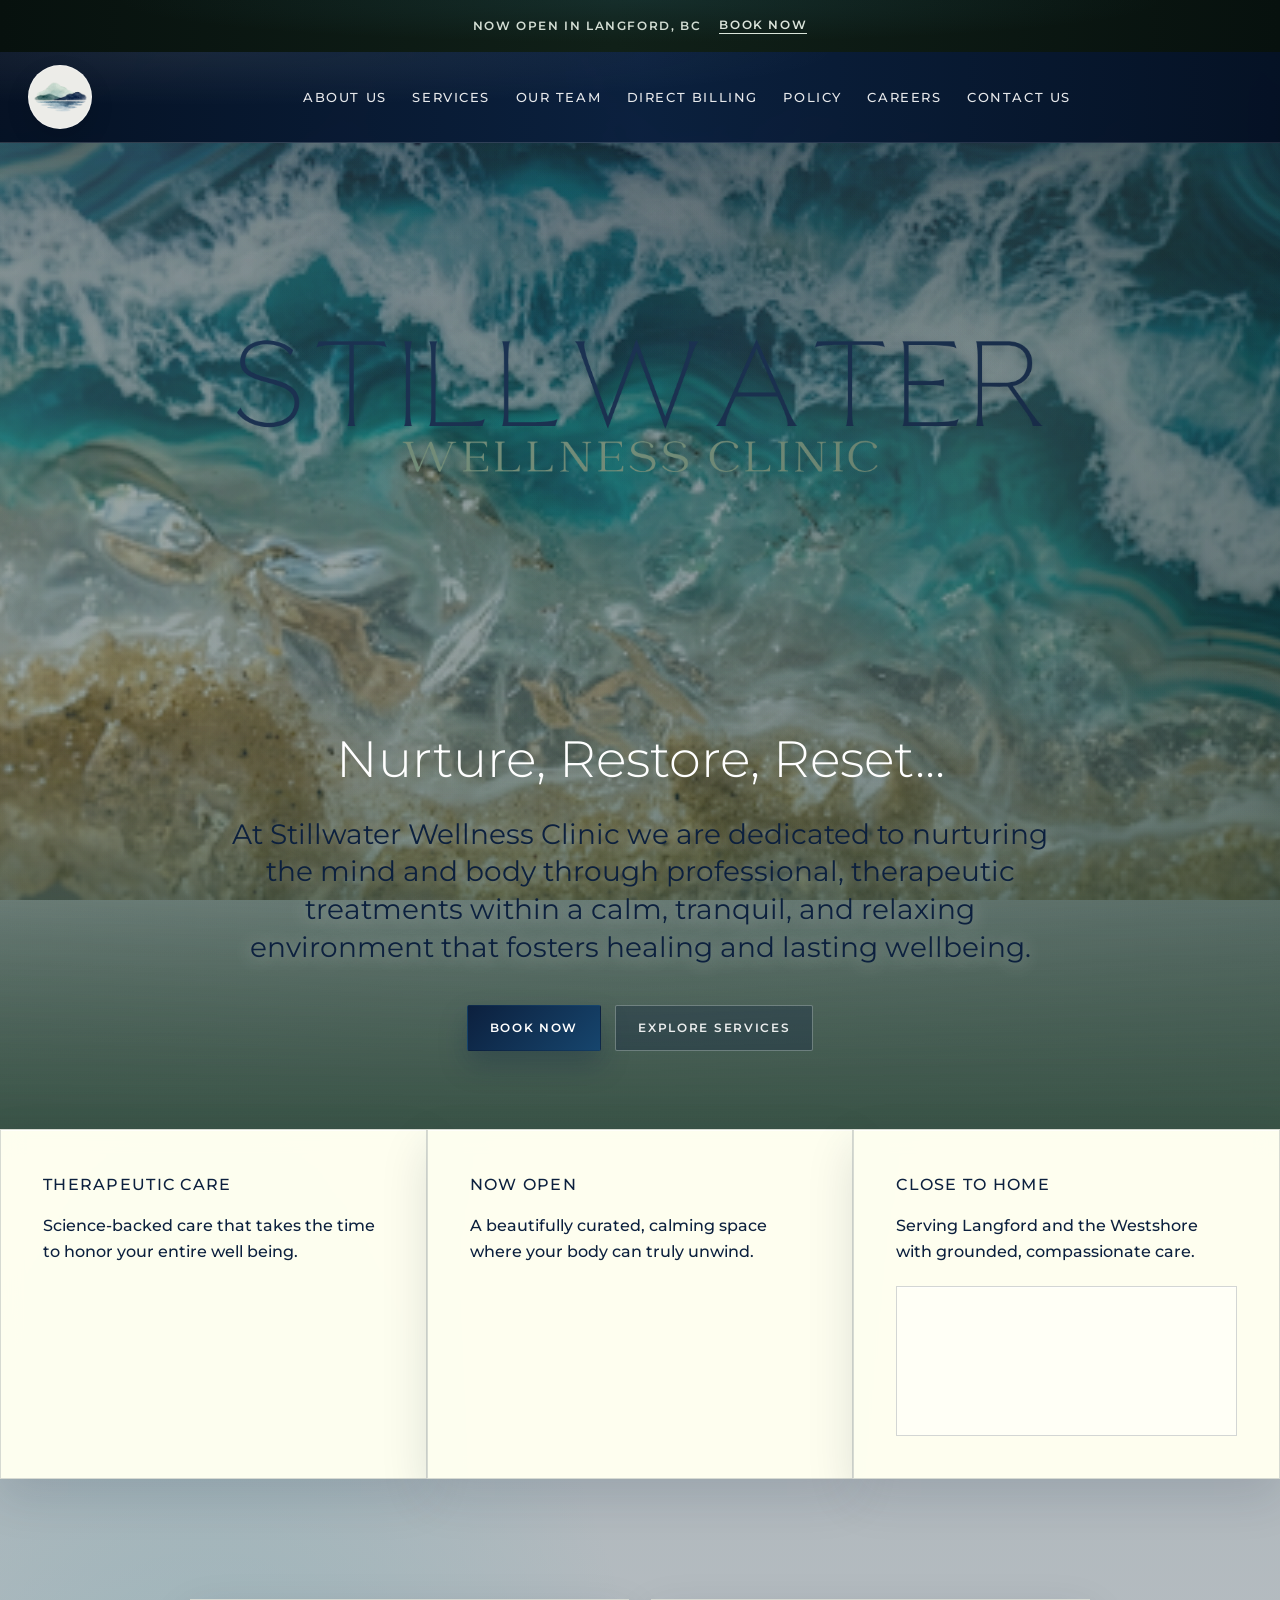
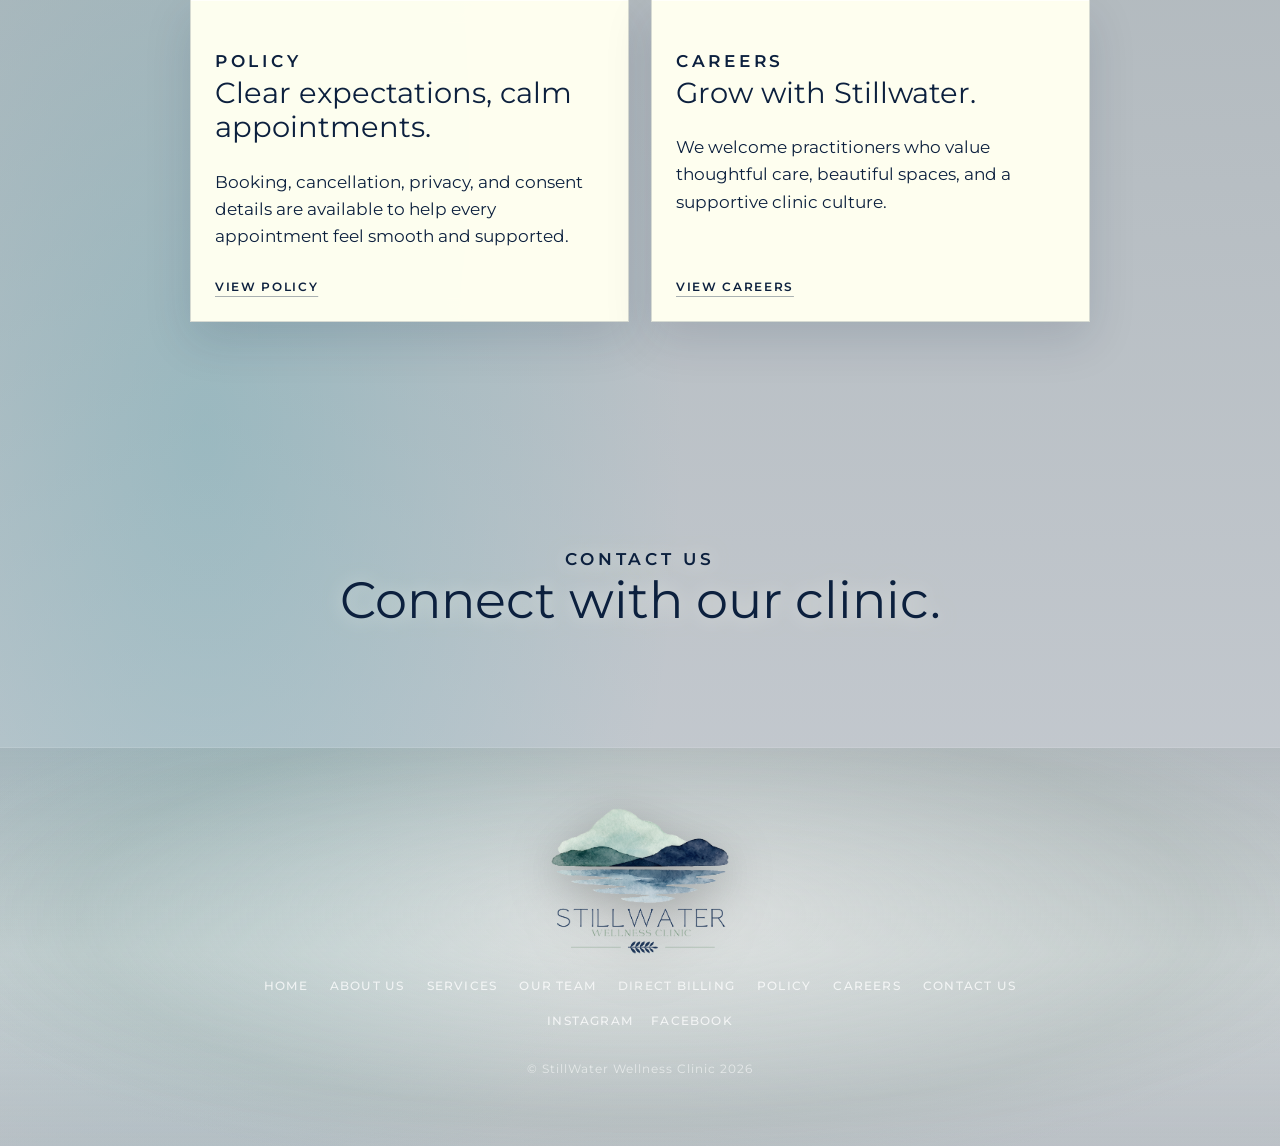
<file: index.html>
<!doctype html>
<html lang="en">
  <head>
    <meta charset="utf-8">
    <meta name="viewport" content="width=device-width, initial-scale=1">
    <meta
      name="description"
      content="Stillwater Wellness Clinic is now open in Langford, BC, welcoming patients into a calm therapeutic wellness clinic."
    >
    <title>Stillwater Wellness Clinic | Langford BC</title>
    <link rel="preconnect" href="https://fonts.googleapis.com">
    <link rel="preconnect" href="https://fonts.gstatic.com" crossorigin>
    <link
      href="https://fonts.googleapis.com/css2?family=Montserrat:wght@300;400;500;600;700&display=swap"
      rel="stylesheet"
    >
    <link rel="stylesheet" href="styles.css">
  </head>
  <body>
    <div class="announcement-bar">
      <span>Now open in Langford, BC</span>
      <a href="https://stillwaterwellnessclinicinc.janeapp.com/" target="_blank" rel="noreferrer">Book Now</a>
    </div>

    <header class="site-header" data-header>
      <a class="brand-mark" href="#home" aria-label="Stillwater Wellness Clinic home">
        <img src="stillwater-menu-logo.png" alt="Stillwater Wellness Clinic logo">
      </a>
      <button class="nav-toggle" type="button" aria-expanded="false" aria-controls="site-nav" data-nav-toggle>
        <span></span>
        <span></span>
        <span></span>
        <span class="sr-only">Menu</span>
      </button>
      <nav class="site-nav" id="site-nav" data-nav>
        <a href="about.html">About Us</a>
        <a href="services.html">Services</a>
        <a href="teams.html">Our Team</a>
        <a href="direct-billing.html">Direct Billing</a>
        <a href="policy.html">Policy</a>
        <a href="careers.html">Careers</a>
        <a href="contact.html">Contact Us</a>
      </nav>
    </header>

    <main>
      <section class="hero" id="home" aria-labelledby="hero-title">
        <div class="hero-media" aria-hidden="true">
          <div class="hero-slide hero-slide-original"></div>
          <div class="hero-slide hero-slide-second"></div>
          <div class="hero-slide hero-slide-third"></div>
          <div class="watercolor-field"></div>
        </div>
        <div class="hero-content">
          <img class="hero-wordmark" src="stillwater-wordmark.png" alt="Stillwater Wellness Clinic">
          <h1 id="hero-title">Nurture, Restore, Reset...</h1>
          <p class="mantra">
            At Stillwater Wellness Clinic we are dedicated to nurturing the mind and body through professional,
            therapeutic treatments within a calm, tranquil, and relaxing environment that fosters healing and
            lasting wellbeing.
          </p>
          <div class="hero-actions">
            <a class="button button-primary" href="https://stillwaterwellnessclinicinc.janeapp.com/" target="_blank" rel="noreferrer">Book Now</a>
            <a class="button button-secondary" href="services.html">Explore Services</a>
          </div>
        </div>
      </section>

      <section class="intro-band" aria-label="Clinic highlights">
        <div>
          <strong>Therapeutic Care</strong>
          <p>Science-backed care that takes the time to honor your entire well being.</p>
        </div>
        <div>
          <strong>Now Open</strong>
          <p>A beautifully curated, calming space where your body can truly unwind.</p>
        </div>
        <div>
          <strong>Close to Home</strong>
          <p>Serving Langford and the Westshore with grounded, compassionate care.</p>
          <a class="intro-map-link" href="https://www.google.com/maps/search/?api=1&query=Unit%20102%203212%20Jacklin%20Rd%20Victoria%20BC%20V9B%200J5" target="_blank" rel="noreferrer" aria-label="Open Stillwater Wellness Clinic location in Google Maps">
            <iframe
              title="Map showing Stillwater Wellness Clinic location"
              src="https://www.google.com/maps?q=Unit%20102%203212%20Jacklin%20Rd%20Victoria%20BC%20V9B%200J5&output=embed"
              loading="lazy"
              referrerpolicy="no-referrer-when-downgrade"
            ></iframe>
          </a>
        </div>
      </section>

      <section class="section policy-careers">
        <article id="policy">
          <p class="eyebrow">Policy</p>
          <h2>Clear expectations, calm appointments.</h2>
          <p>
            Booking, cancellation, privacy, and consent details are available to help every appointment feel smooth and supported.
          </p>
          <a class="inline-card-link" href="policy.html">View Policy</a>
        </article>
        <article id="careers">
          <p class="eyebrow">Careers</p>
          <h2>Grow with Stillwater.</h2>
          <p>
            We welcome practitioners who value thoughtful care, beautiful spaces, and a supportive clinic culture.
          </p>
          <a class="inline-card-link" href="careers.html">View Careers</a>
        </article>
      </section>

      <section class="section contact-section" id="contact">
        <div>
          <p class="eyebrow">Contact Us</p>
          <h2>Connect with our clinic.</h2>
        </div>
      </section>
    </main>

    <footer class="site-footer">
      <img src="stillwater-footer-logo.png" alt="Stillwater Wellness Clinic logo">
      <nav class="footer-nav" aria-label="Footer navigation">
        <a href="index.html">Home</a>
        <a href="about.html">About Us</a>
        <a href="services.html">Services</a>
        <a href="teams.html">Our Team</a>
        <a href="direct-billing.html">Direct Billing</a>
        <a href="policy.html">Policy</a>
        <a href="careers.html">Careers</a>
        <a href="contact.html">Contact Us</a>
      </nav>
      <div class="footer-social" aria-label="Social media profiles">
        <a href="https://www.instagram.com/stilllwaterwellnessclinic/" target="_blank" rel="noreferrer">Instagram</a>
        <a href="https://www.facebook.com/share/1CyUFtn18y/" target="_blank" rel="noreferrer">Facebook</a>
      </div>
      <p class="copyright">&copy; StillWater Wellness Clinic 2026</p>
    </footer>

    <script src="script.js"></script>
  </body>
</html>
</file>
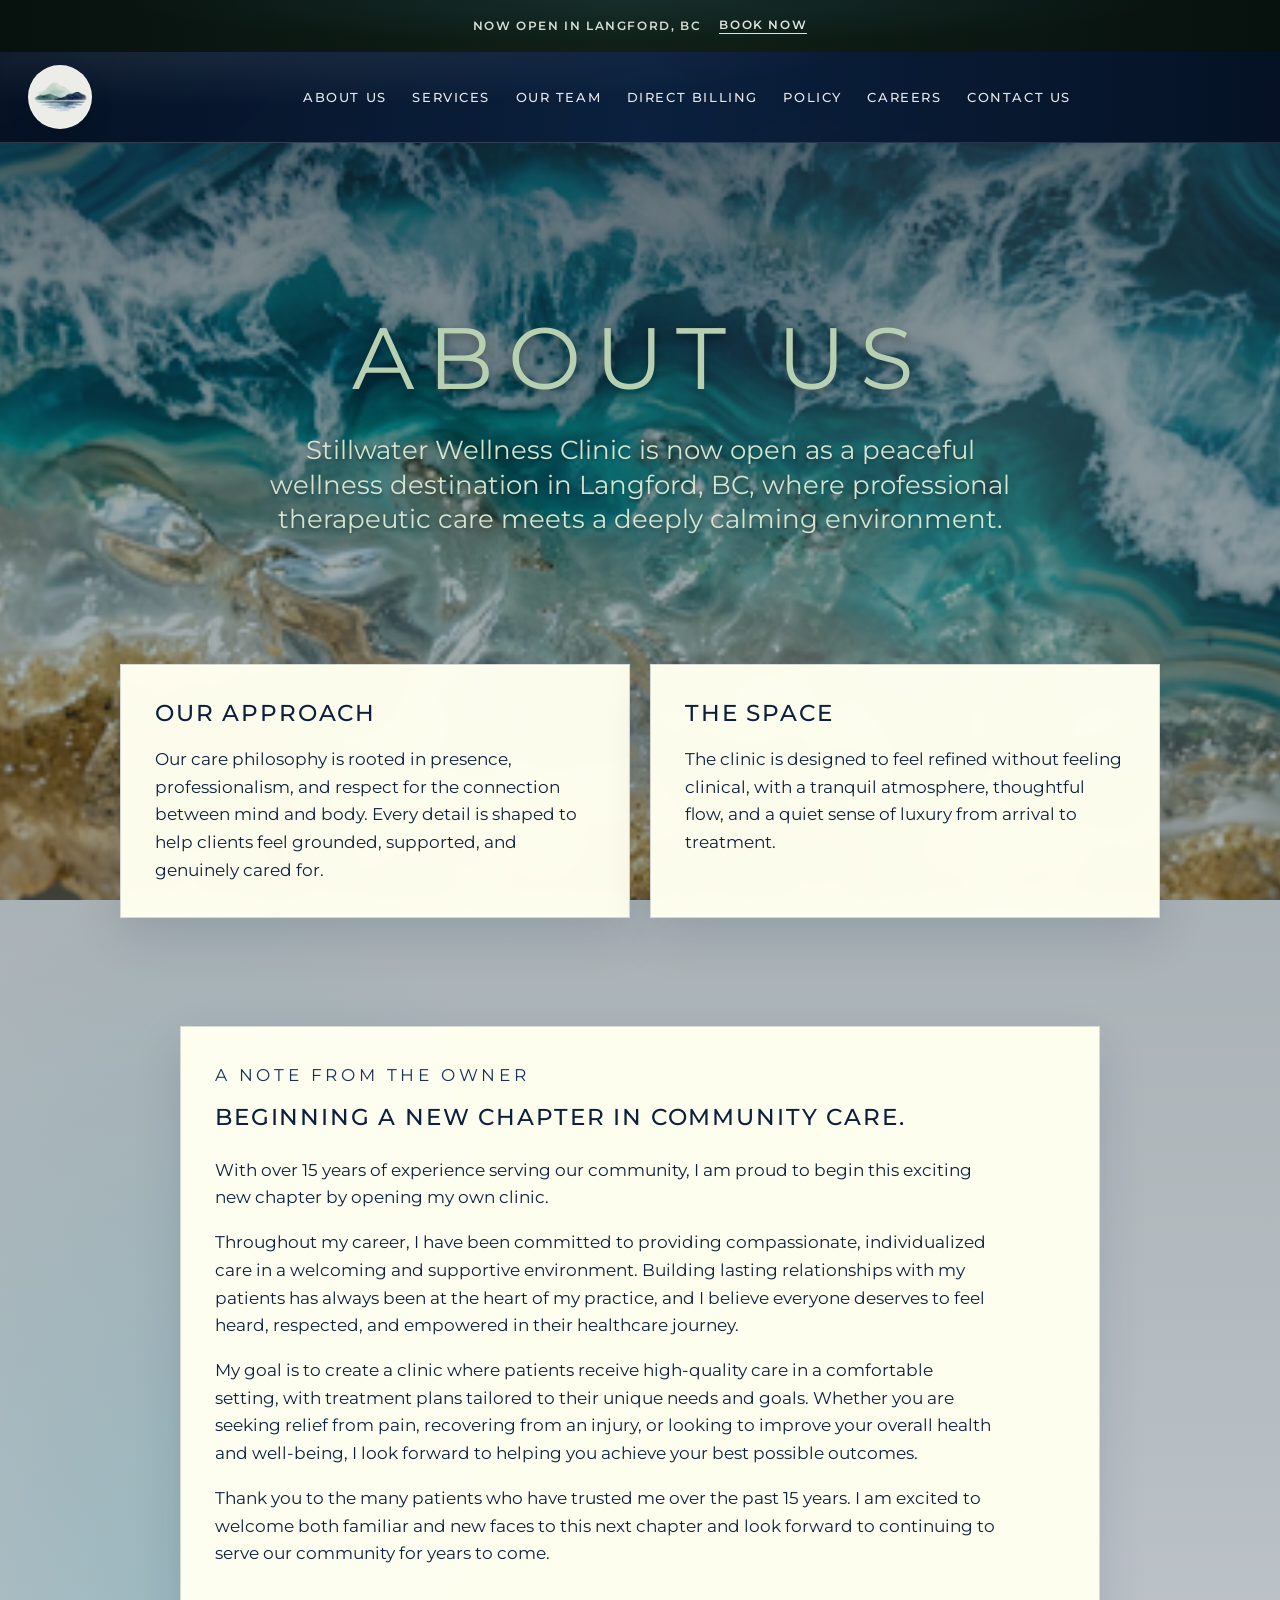
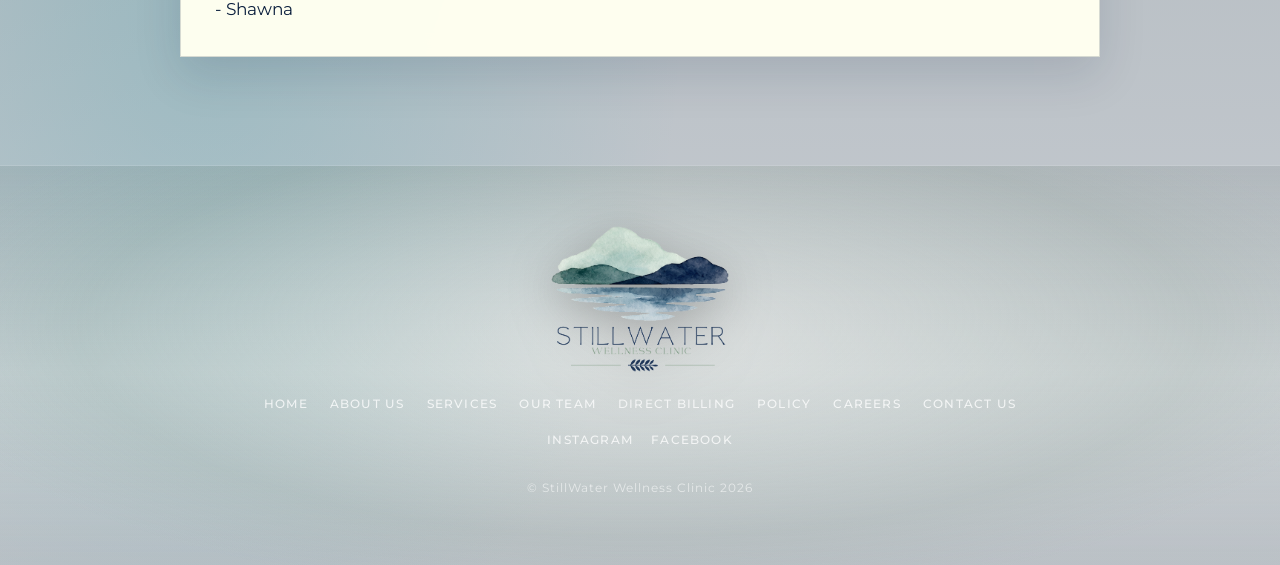
<file: about.html>
<!doctype html>
<html lang="en">
  <head>
    <meta charset="utf-8">
    <meta name="viewport" content="width=device-width, initial-scale=1">
    <meta name="description" content="About Stillwater Wellness Clinic in Langford, BC.">
    <title>About Us | Stillwater Wellness Clinic</title>
    <link rel="preconnect" href="https://fonts.googleapis.com">
    <link rel="preconnect" href="https://fonts.gstatic.com" crossorigin>
    <link href="https://fonts.googleapis.com/css2?family=Montserrat:wght@300;400;500;600;700&display=swap" rel="stylesheet">
    <link rel="stylesheet" href="styles.css">
  </head>
  <body>
    <div class="announcement-bar">
      <span>Now open in Langford, BC</span>
      <a href="https://stillwaterwellnessclinicinc.janeapp.com/" target="_blank" rel="noreferrer">Book Now</a>
    </div>
    <header class="site-header" data-header>
      <a class="brand-mark" href="index.html" aria-label="Stillwater Wellness Clinic home">
        <img src="stillwater-menu-logo.png" alt="Stillwater Wellness Clinic logo">
      </a>
      <button class="nav-toggle" type="button" aria-expanded="false" aria-controls="site-nav" data-nav-toggle>
        <span></span><span></span><span></span><span class="sr-only">Menu</span>
      </button>
      <nav class="site-nav" id="site-nav" data-nav>
        <a href="about.html">About Us</a>
        <a href="services.html">Services</a>
        <a href="teams.html">Our Team</a>
        <a href="direct-billing.html">Direct Billing</a>
        <a href="policy.html">Policy</a>
        <a href="careers.html">Careers</a>
        <a href="contact.html">Contact Us</a>
      </nav>
    </header>
    <main class="page-main">
      <section class="page-hero">
        <h1 class="page-title-accent">About Us</h1>
        <p>Stillwater Wellness Clinic is now open as a peaceful wellness destination in Langford, BC, where professional therapeutic care meets a deeply calming environment.</p>
      </section>
      <section class="page-section page-grid two-column">
        <article class="page-card">
          <h2>Our Approach</h2>
          <p>Our care philosophy is rooted in presence, professionalism, and respect for the connection between mind and body. Every detail is shaped to help clients feel grounded, supported, and genuinely cared for.</p>
        </article>
        <article class="page-card">
          <h2>The Space</h2>
          <p>The clinic is designed to feel refined without feeling clinical, with a tranquil atmosphere, thoughtful flow, and a quiet sense of luxury from arrival to treatment.</p>
        </article>
      </section>
      <section class="page-section owner-note-section">
        <article class="page-card owner-note-card">
          <p class="eyebrow">A Note From The Owner</p>
          <h2>Beginning a new chapter in community care.</h2>
          <p>With over 15 years of experience serving our community, I am proud to begin this exciting new chapter by opening my own clinic.</p>
          <p>Throughout my career, I have been committed to providing compassionate, individualized care in a welcoming and supportive environment. Building lasting relationships with my patients has always been at the heart of my practice, and I believe everyone deserves to feel heard, respected, and empowered in their healthcare journey.</p>
          <p>My goal is to create a clinic where patients receive high-quality care in a comfortable setting, with treatment plans tailored to their unique needs and goals. Whether you are seeking relief from pain, recovering from an injury, or looking to improve your overall health and well-being, I look forward to helping you achieve your best possible outcomes.</p>
          <p>Thank you to the many patients who have trusted me over the past 15 years. I am excited to welcome both familiar and new faces to this next chapter and look forward to continuing to serve our community for years to come.</p>
          <p class="owner-signature">- Shawna</p>
        </article>
      </section>
    </main>
    <footer class="site-footer">
      <img src="stillwater-footer-logo.png" alt="Stillwater Wellness Clinic logo">
      <nav class="footer-nav" aria-label="Footer navigation">
        <a href="index.html">Home</a>
        <a href="about.html">About Us</a>
        <a href="services.html">Services</a>
        <a href="teams.html">Our Team</a>
        <a href="direct-billing.html">Direct Billing</a>
        <a href="policy.html">Policy</a>
        <a href="careers.html">Careers</a>
        <a href="contact.html">Contact Us</a>
      </nav>
      <div class="footer-social" aria-label="Social media profiles">
        <a href="https://www.instagram.com/stilllwaterwellnessclinic/" target="_blank" rel="noreferrer">Instagram</a>
        <a href="https://www.facebook.com/share/1CyUFtn18y/" target="_blank" rel="noreferrer">Facebook</a>
      </div>
      <p class="copyright">&copy; StillWater Wellness Clinic 2026</p>
    </footer>
    <script src="script.js"></script>
  </body>
</html>
</file>
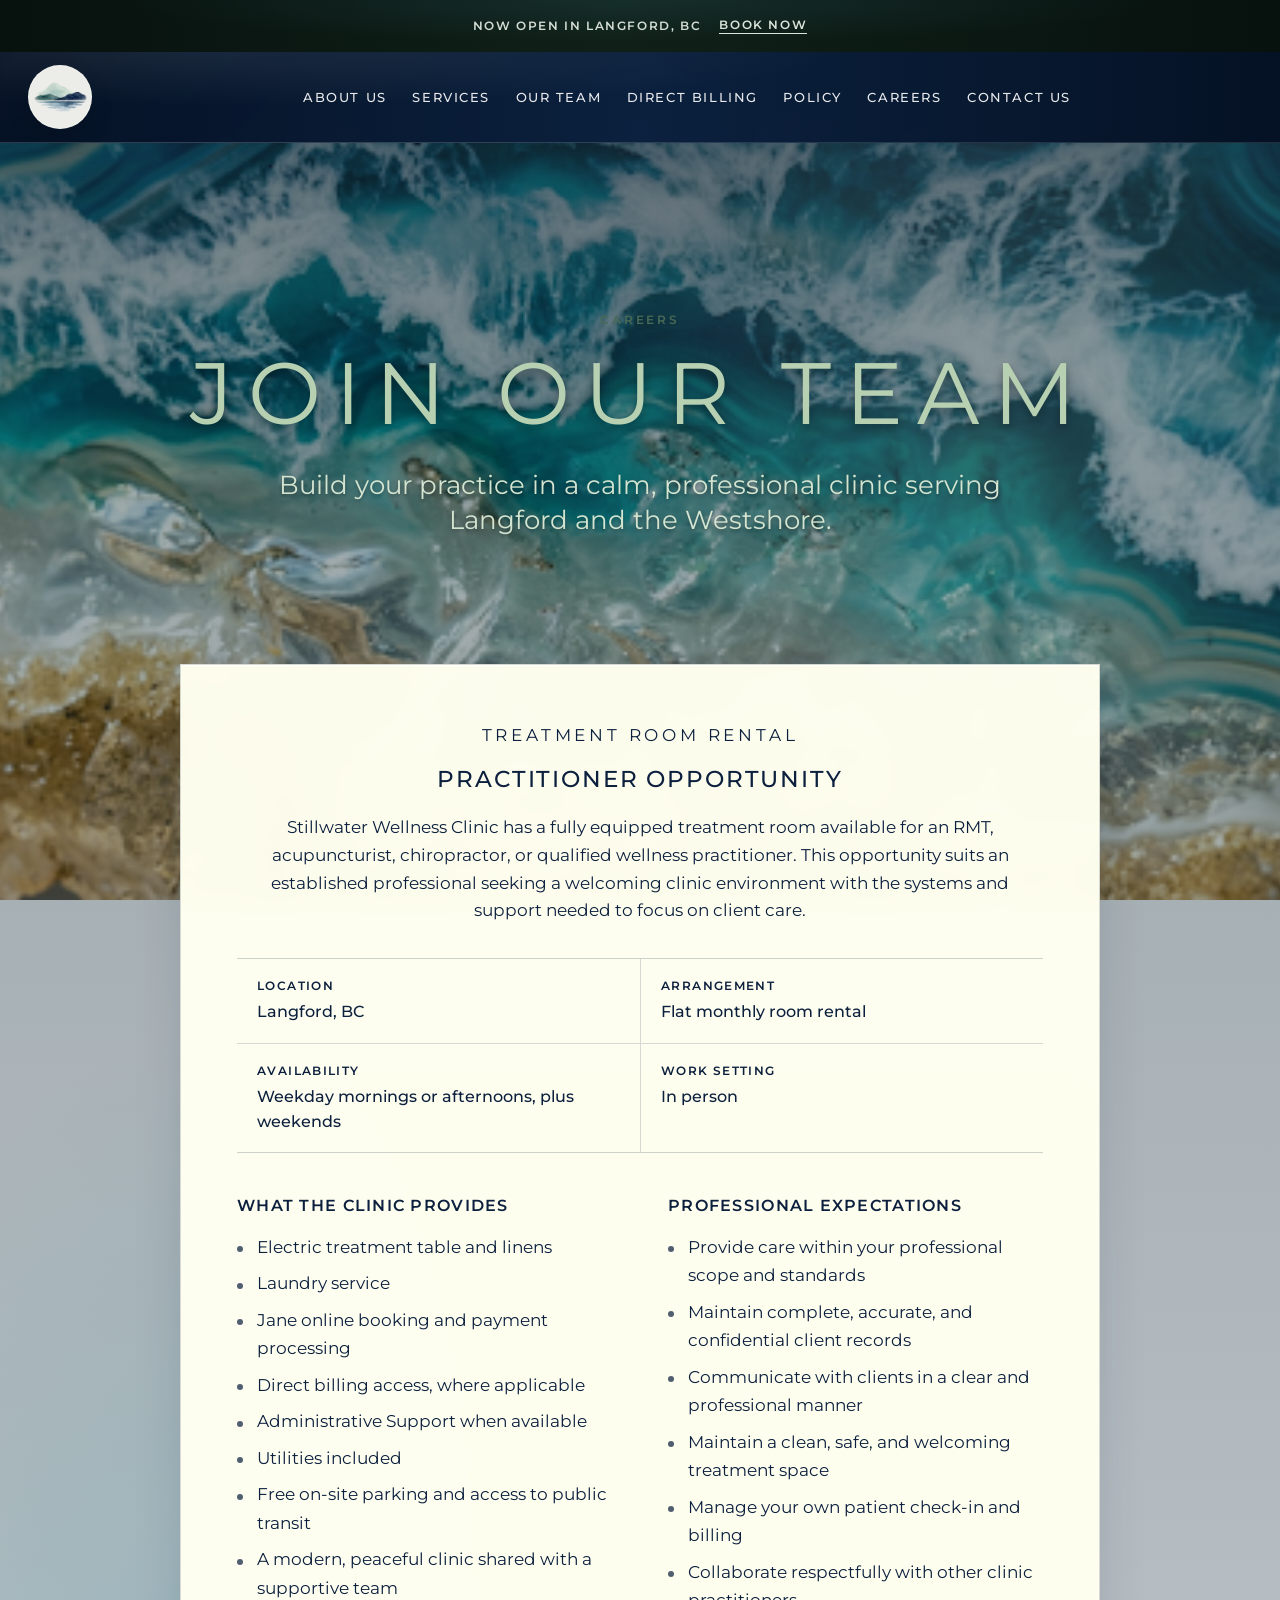
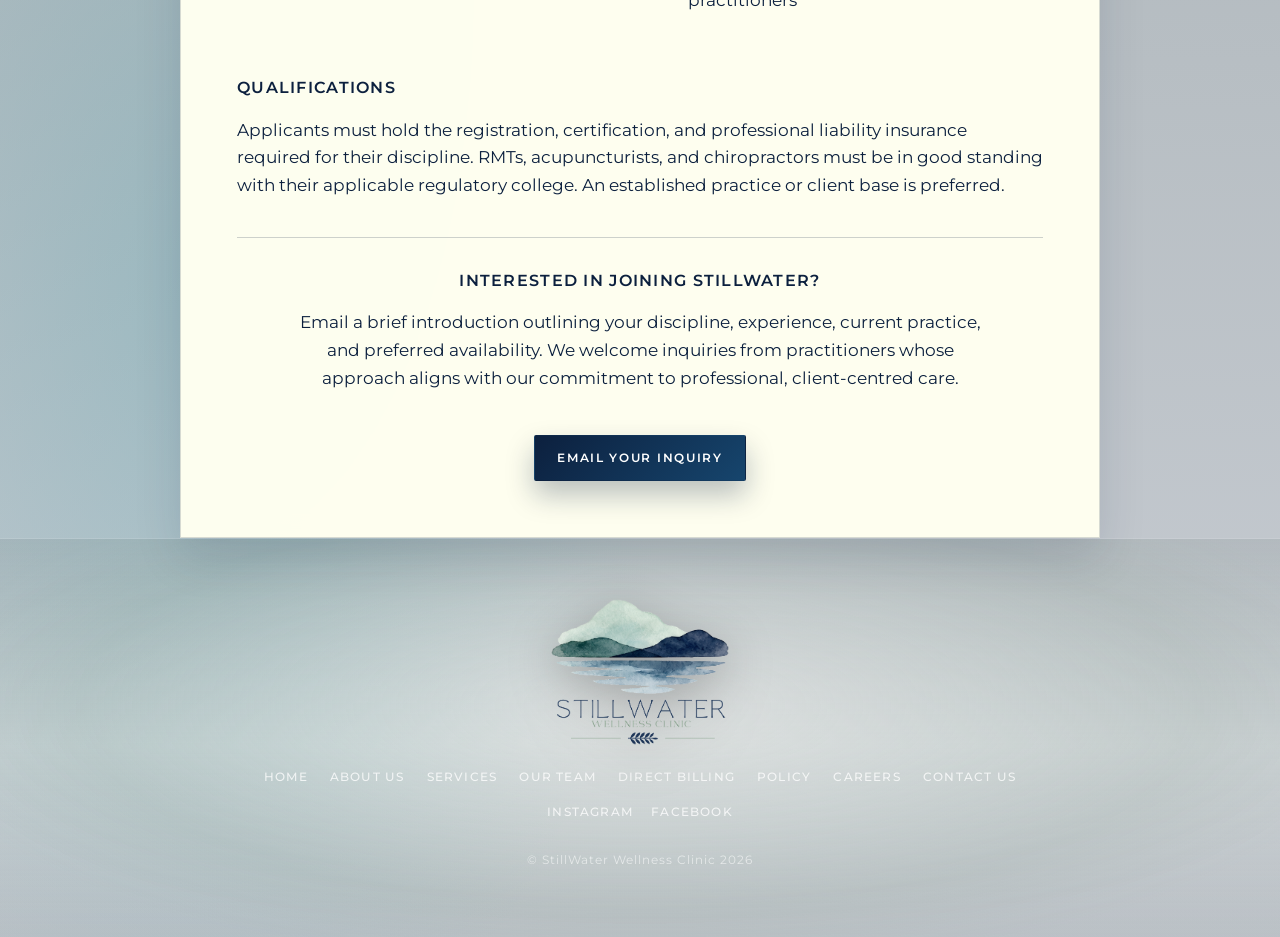
<file: careers.html>
<!doctype html>
<html lang="en">
  <head>
    <meta charset="utf-8">
    <meta name="viewport" content="width=device-width, initial-scale=1">
    <meta name="description" content="Treatment room rental opportunities for RMTs, acupuncturists, chiropractors, and wellness practitioners at Stillwater Wellness Clinic in Langford.">
    <title>Careers | Stillwater Wellness Clinic</title>
    <link rel="preconnect" href="https://fonts.googleapis.com">
    <link rel="preconnect" href="https://fonts.gstatic.com" crossorigin>
    <link href="https://fonts.googleapis.com/css2?family=Montserrat:wght@300;400;500;600;700&display=swap" rel="stylesheet">
    <link rel="stylesheet" href="styles.css">
  </head>
  <body>
    <div class="announcement-bar"><span>Now open in Langford, BC</span><a href="https://stillwaterwellnessclinicinc.janeapp.com/" target="_blank" rel="noreferrer">Book Now</a></div>
    <header class="site-header" data-header>
      <a class="brand-mark" href="index.html" aria-label="Stillwater Wellness Clinic home"><img src="stillwater-menu-logo.png" alt="Stillwater Wellness Clinic logo"></a>
      <button class="nav-toggle" type="button" aria-expanded="false" aria-controls="site-nav" data-nav-toggle><span></span><span></span><span></span><span class="sr-only">Menu</span></button>
      <nav class="site-nav" id="site-nav" data-nav"><a href="about.html">About Us</a><a href="services.html">Services</a><a href="teams.html">Our Team</a><a href="direct-billing.html">Direct Billing</a><a href="policy.html">Policy</a><a href="careers.html">Careers</a><a href="contact.html">Contact Us</a></nav>
    </header>
    <main class="page-main">
      <section class="page-hero">
        <p class="eyebrow">Careers</p>
        <h1 class="page-title-accent">Join Our Team</h1>
        <p>Build your practice in a calm, professional clinic serving Langford and the Westshore.</p>
      </section>
      <section class="page-section page-card career-posting">
        <p class="eyebrow">Treatment Room Rental</p>
        <h2>Practitioner Opportunity</h2>
        <p class="career-intro">Stillwater Wellness Clinic has a fully equipped treatment room available for an RMT, acupuncturist, chiropractor, or qualified wellness practitioner. This opportunity suits an established professional seeking a welcoming clinic environment with the systems and support needed to focus on client care.</p>

        <div class="career-details" aria-label="Opportunity details">
          <div><span>Location</span><strong>Langford, BC</strong></div>
          <div><span>Arrangement</span><strong>Flat monthly room rental</strong></div>
          <div><span>Availability</span><strong>Weekday mornings or afternoons, plus weekends</strong></div>
          <div><span>Work setting</span><strong>In person</strong></div>
        </div>

        <div class="career-columns">
          <section>
            <h3>What the Clinic Provides</h3>
            <ul class="content-list">
              <li>Electric treatment table and linens</li>
              <li>Laundry service</li>
              <li>Jane online booking and payment processing</li>
              <li>Direct billing access, where applicable</li>
              <li>Administrative Support when available</li>
              <li>Utilities included</li>
              <li>Free on-site parking and access to public transit</li>
              <li>A modern, peaceful clinic shared with a supportive team</li>
            </ul>
          </section>
          <section>
            <h3>Professional Expectations</h3>
            <ul class="content-list">
              <li>Provide care within your professional scope and standards</li>
              <li>Maintain complete, accurate, and confidential client records</li>
              <li>Communicate with clients in a clear and professional manner</li>
              <li>Maintain a clean, safe, and welcoming treatment space</li>
              <li>Manage your own patient check-in and billing</li>
              <li>Collaborate respectfully with other clinic practitioners</li>
            </ul>
          </section>
        </div>

        <h3>Qualifications</h3>
        <p>Applicants must hold the registration, certification, and professional liability insurance required for their discipline. RMTs, acupuncturists, and chiropractors must be in good standing with their applicable regulatory college. An established practice or client base is preferred.</p>

        <div class="career-apply">
          <h3>Interested in Joining Stillwater?</h3>
          <p>Email a brief introduction outlining your discipline, experience, current practice, and preferred availability. We welcome inquiries from practitioners whose approach aligns with our commitment to professional, client-centred care.</p>
          <a class="button button-primary page-button" href="mailto:hello@stillwaterwellnessclinic.ca?subject=Practitioner%20Room%20Rental%20Inquiry">Email Your Inquiry</a>
        </div>
      </section>
    </main>
    <footer class="site-footer">
      <img src="stillwater-footer-logo.png" alt="Stillwater Wellness Clinic logo">
      <nav class="footer-nav" aria-label="Footer navigation">
        <a href="index.html">Home</a>
        <a href="about.html">About Us</a>
        <a href="services.html">Services</a>
        <a href="teams.html">Our Team</a>
        <a href="direct-billing.html">Direct Billing</a>
        <a href="policy.html">Policy</a>
        <a href="careers.html">Careers</a>
        <a href="contact.html">Contact Us</a>
      </nav>
      <div class="footer-social" aria-label="Social media profiles">
        <a href="https://www.instagram.com/stilllwaterwellnessclinic/" target="_blank" rel="noreferrer">Instagram</a>
        <a href="https://www.facebook.com/share/1CyUFtn18y/" target="_blank" rel="noreferrer">Facebook</a>
      </div>
      <p class="copyright">&copy; StillWater Wellness Clinic 2026</p>
    </footer>
    <script src="script.js"></script>
  </body>
</html>
</file>
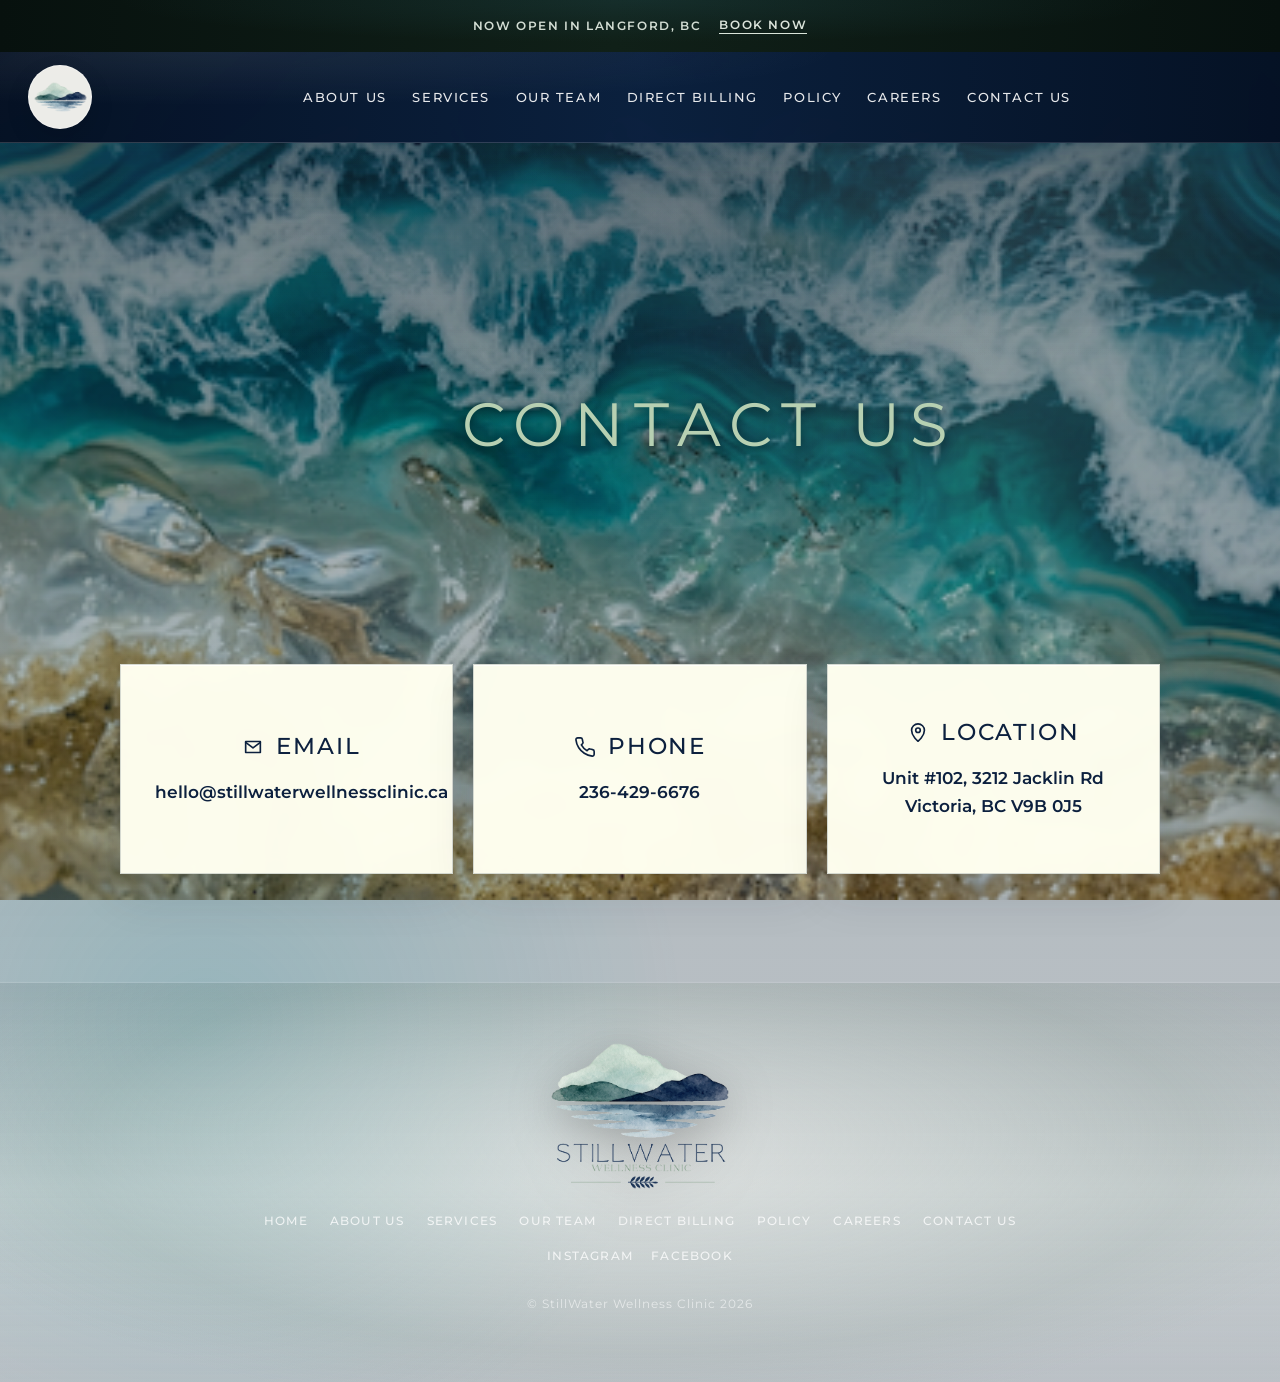
<file: contact.html>
<!doctype html>
<html lang="en">
  <head>
    <meta charset="utf-8">
    <meta name="viewport" content="width=device-width, initial-scale=1">
    <meta name="description" content="Contact Stillwater Wellness Clinic in Langford, BC.">
    <title>Contact Us | Stillwater Wellness Clinic</title>
    <link rel="preconnect" href="https://fonts.googleapis.com">
    <link rel="preconnect" href="https://fonts.gstatic.com" crossorigin>
    <link href="https://fonts.googleapis.com/css2?family=Montserrat:wght@300;400;500;600;700&display=swap" rel="stylesheet">
    <link rel="stylesheet" href="styles.css">
  </head>
  <body class="contact-page">
    <div class="announcement-bar"><span>Now open in Langford, BC</span><a href="https://stillwaterwellnessclinicinc.janeapp.com/" target="_blank" rel="noreferrer">Book Now</a></div>
    <header class="site-header" data-header>
      <a class="brand-mark" href="index.html" aria-label="Stillwater Wellness Clinic home"><img src="stillwater-menu-logo.png" alt="Stillwater Wellness Clinic logo"></a>
      <button class="nav-toggle" type="button" aria-expanded="false" aria-controls="site-nav" data-nav-toggle><span></span><span></span><span></span><span class="sr-only">Menu</span></button>
      <nav class="site-nav" id="site-nav" data-nav"><a href="about.html">About Us</a><a href="services.html">Services</a><a href="teams.html">Our Team</a><a href="direct-billing.html">Direct Billing</a><a href="policy.html">Policy</a><a href="careers.html">Careers</a><a href="contact.html">Contact Us</a></nav>
    </header>
    <main class="page-main">
      <section class="page-hero"><h1 class="page-title-accent">Contact Us</h1></section>
      <section class="page-section page-grid two-column">
        <article class="page-card">
          <h2><svg aria-hidden="true" viewBox="0 0 24 24"><path d="M4 6h16v12H4z"></path><path d="m4 7 8 6 8-6"></path></svg>Email</h2>
          <p><a href="mailto:hello@stillwaterwellnessclinic.ca">hello@stillwaterwellnessclinic.ca</a></p>
        </article>
        <article class="page-card">
          <h2><svg aria-hidden="true" viewBox="0 0 24 24"><path d="M22 16.92v3a2 2 0 0 1-2.18 2 19.8 19.8 0 0 1-8.63-3.07 19.5 19.5 0 0 1-6-6A19.8 19.8 0 0 1 2.12 4.18 2 2 0 0 1 4.11 2h3a2 2 0 0 1 2 1.72c.12.9.33 1.77.62 2.6a2 2 0 0 1-.45 2.11L8 9.71a16 16 0 0 0 6.29 6.29l1.27-1.27a2 2 0 0 1 2.11-.45c.83.29 1.7.5 2.6.62A2 2 0 0 1 22 16.92z"></path></svg>Phone</h2>
          <p><a href="tel:+12364296676">236-429-6676</a></p>
        </article>
        <article class="page-card">
          <h2><svg aria-hidden="true" viewBox="0 0 24 24"><path d="M12 21s7-5.2 7-12a7 7 0 0 0-14 0c0 6.8 7 12 7 12z"></path><circle cx="12" cy="9" r="2.5"></circle></svg>Location</h2>
          <p><a href="https://www.google.com/maps/search/?api=1&query=Unit%20102%203212%20Jacklin%20Rd%20Victoria%20BC%20V9B%200J5" target="_blank" rel="noreferrer">Unit #102, 3212 Jacklin Rd<br>Victoria, BC V9B 0J5</a></p>
        </article>
      </section>
    </main>
    <footer class="site-footer">
      <img src="stillwater-footer-logo.png" alt="Stillwater Wellness Clinic logo">
      <nav class="footer-nav" aria-label="Footer navigation">
        <a href="index.html">Home</a>
        <a href="about.html">About Us</a>
        <a href="services.html">Services</a>
        <a href="teams.html">Our Team</a>
        <a href="direct-billing.html">Direct Billing</a>
        <a href="policy.html">Policy</a>
        <a href="careers.html">Careers</a>
        <a href="contact.html">Contact Us</a>
      </nav>
      <div class="footer-social" aria-label="Social media profiles">
        <a href="https://www.instagram.com/stilllwaterwellnessclinic/" target="_blank" rel="noreferrer">Instagram</a>
        <a href="https://www.facebook.com/share/1CyUFtn18y/" target="_blank" rel="noreferrer">Facebook</a>
      </div>
      <p class="copyright">&copy; StillWater Wellness Clinic 2026</p>
    </footer>
    <script src="script.js"></script>
  </body>
</html>
</file>
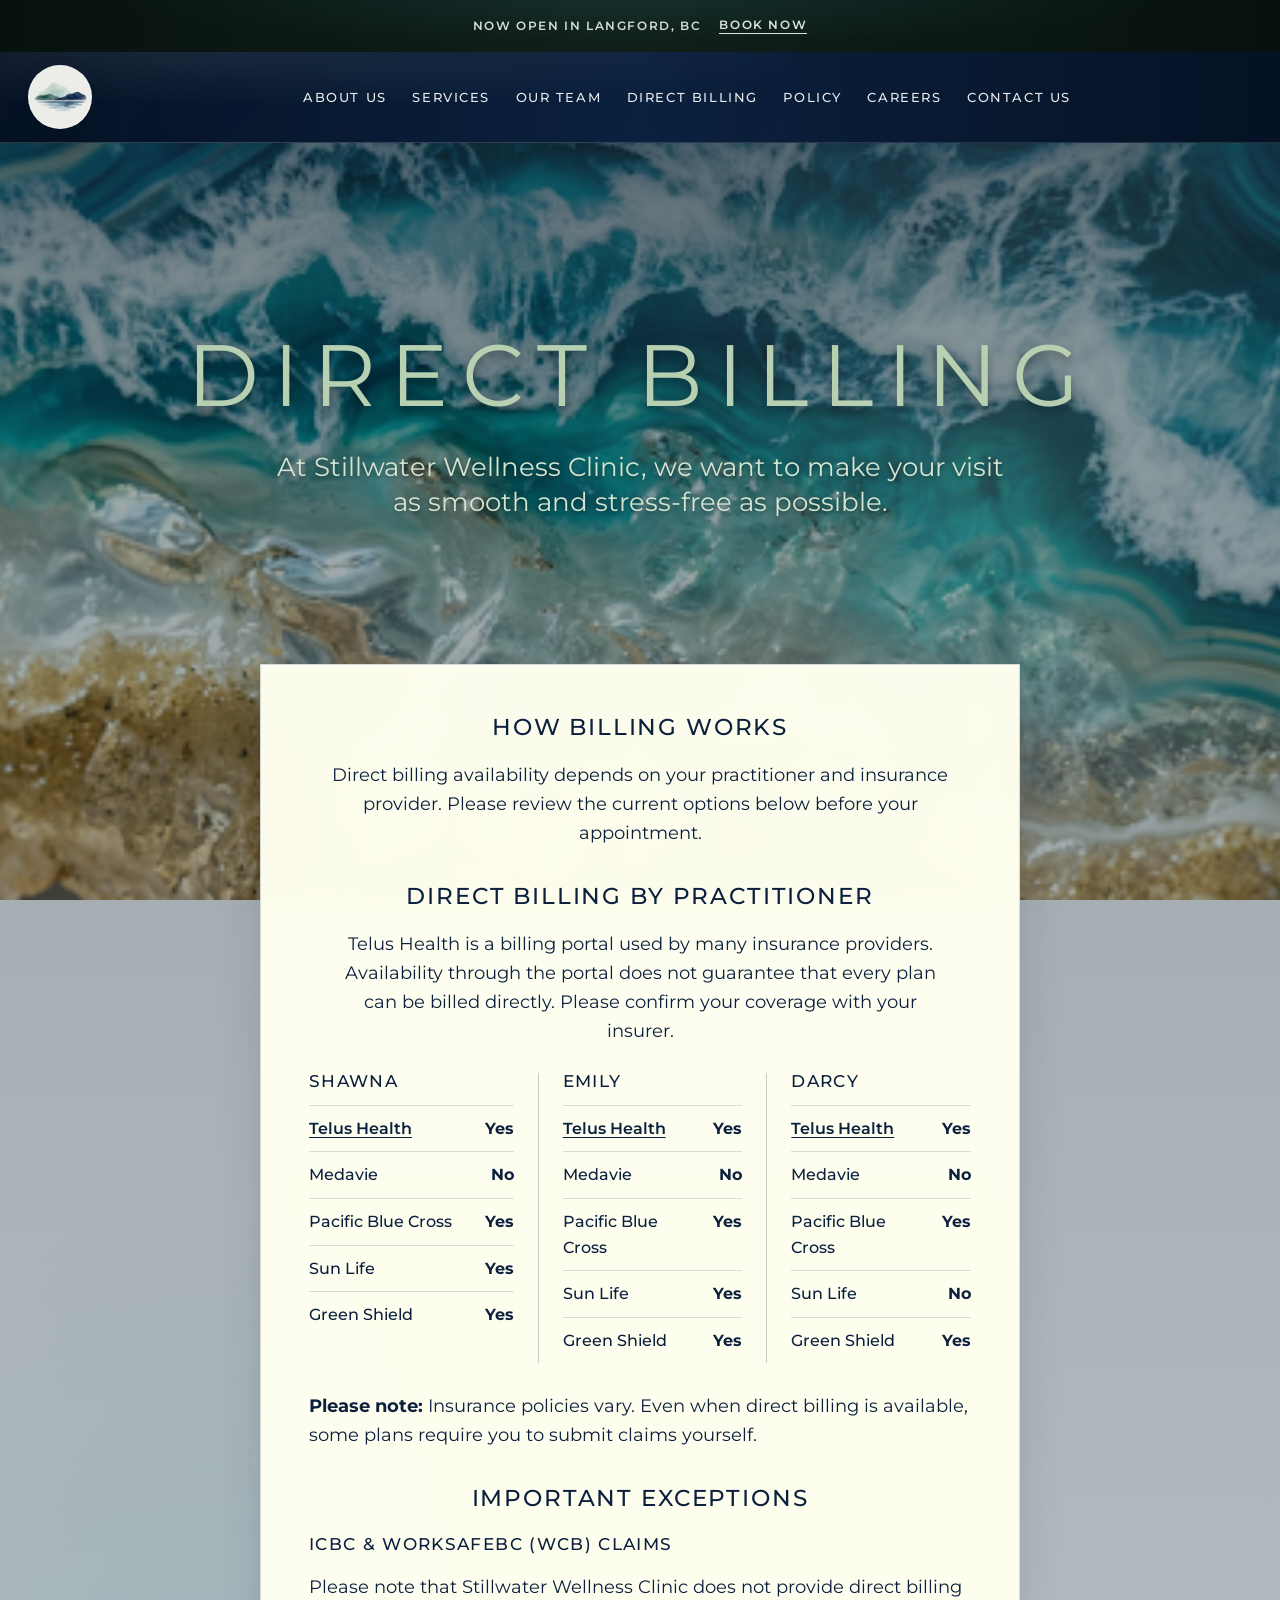
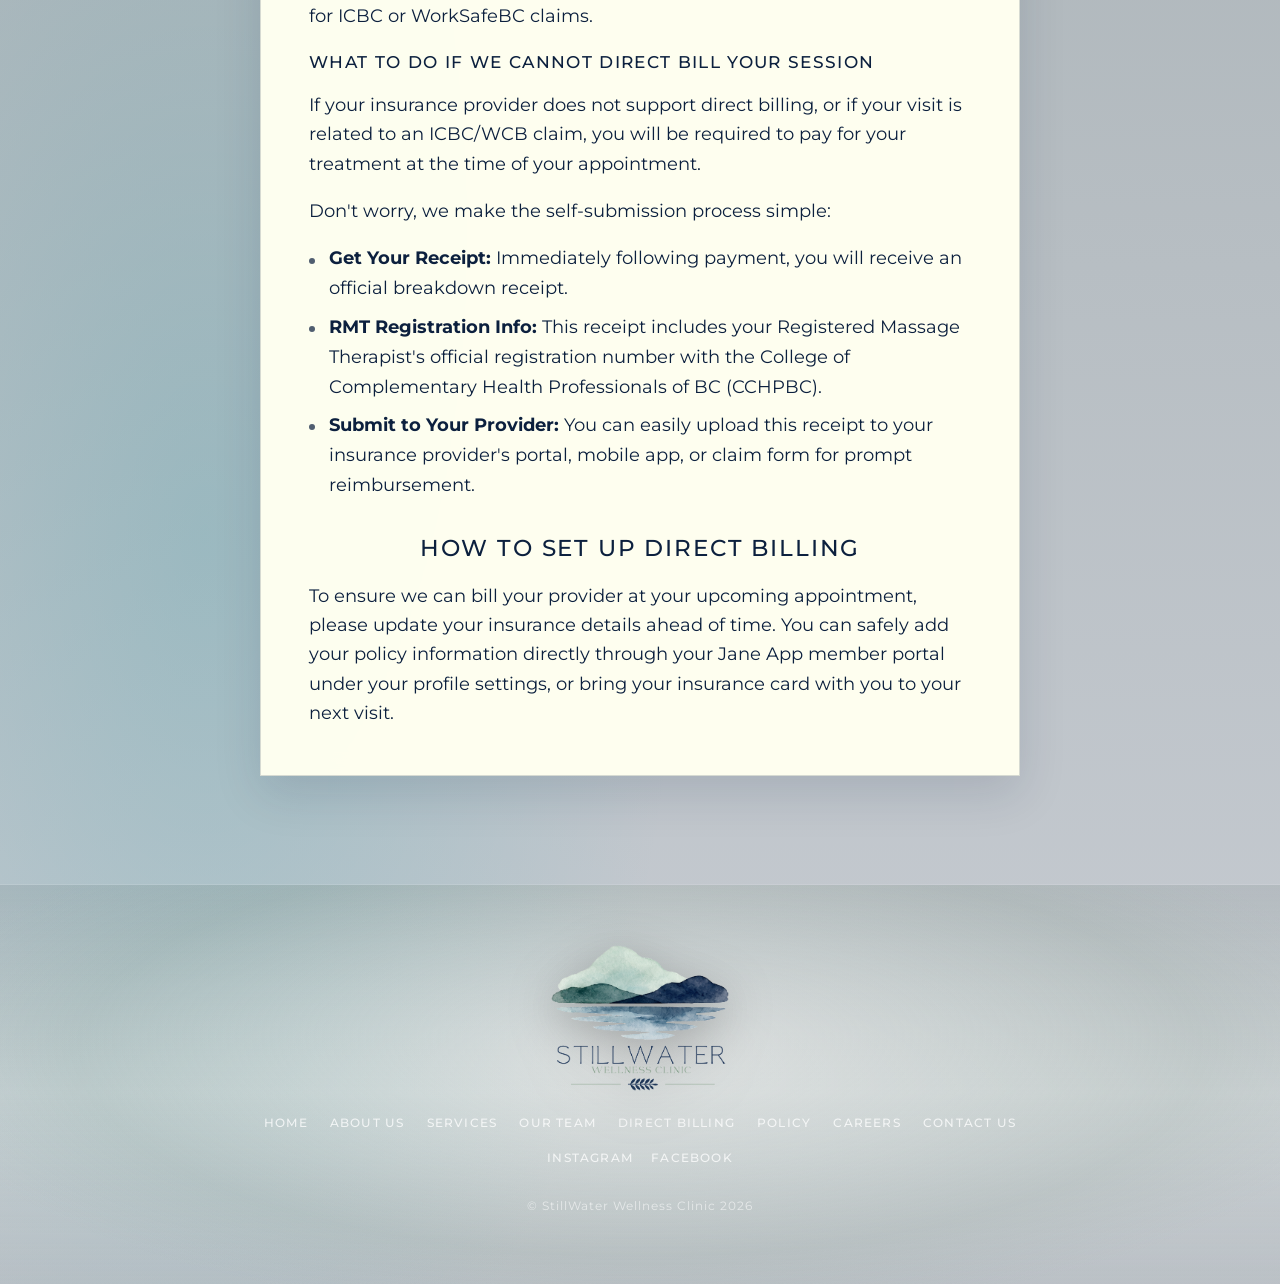
<file: direct-billing.html>
<!doctype html>
<html lang="en">
  <head>
    <meta charset="utf-8">
    <meta name="viewport" content="width=device-width, initial-scale=1">
    <meta name="description" content="Direct billing information for Stillwater Wellness Clinic.">
    <title>Direct Billing | Stillwater Wellness Clinic</title>
    <link rel="preconnect" href="https://fonts.googleapis.com">
    <link rel="preconnect" href="https://fonts.gstatic.com" crossorigin>
    <link href="https://fonts.googleapis.com/css2?family=Montserrat:wght@300;400;500;600;700&display=swap" rel="stylesheet">
    <link rel="stylesheet" href="styles.css">
  </head>
  <body class="direct-billing-page">
    <div class="announcement-bar"><span>Now open in Langford, BC</span><a href="https://stillwaterwellnessclinicinc.janeapp.com/" target="_blank" rel="noreferrer">Book Now</a></div>
    <header class="site-header" data-header>
      <a class="brand-mark" href="index.html" aria-label="Stillwater Wellness Clinic home"><img src="stillwater-menu-logo.png" alt="Stillwater Wellness Clinic logo"></a>
      <button class="nav-toggle" type="button" aria-expanded="false" aria-controls="site-nav" data-nav-toggle><span></span><span></span><span></span><span class="sr-only">Menu</span></button>
      <nav class="site-nav" id="site-nav" data-nav"><a href="about.html">About Us</a><a href="services.html">Services</a><a href="teams.html">Our Team</a><a href="direct-billing.html">Direct Billing</a><a href="policy.html">Policy</a><a href="careers.html">Careers</a><a href="contact.html">Contact Us</a></nav>
    </header>
    <main class="page-main">
      <section class="page-hero">
        <h1 class="page-title-accent">Direct Billing</h1>
        <p>At Stillwater Wellness Clinic, we want to make your visit as smooth and stress-free as possible.</p>
      </section>
      <section class="page-section page-grid policy-stack">
        <article class="page-card page-copy-card direct-billing-card">
          <h2>How Billing Works</h2>
          <p>Direct billing availability depends on your practitioner and insurance provider. Please review the current options below before your appointment.</p>

          <h2>Direct Billing by Practitioner</h2>
          <p>Telus Health is a billing portal used by many insurance providers. Availability through the portal does not guarantee that every plan can be billed directly. Please confirm your coverage with your insurer.</p>
          <div class="billing-grid">
            <section class="billing-practitioner" aria-labelledby="billing-shawna">
              <h3 id="billing-shawna">Shawna</h3>
              <dl>
                <div><dt><button class="telus-provider-trigger" type="button" aria-expanded="false" aria-controls="telus-provider-list" data-telus-trigger>Telus Health</button></dt><dd>Yes</dd></div>
                <div><dt>Medavie</dt><dd>No</dd></div>
                <div><dt>Pacific Blue Cross</dt><dd>Yes</dd></div>
                <div><dt>Sun Life</dt><dd>Yes</dd></div>
                <div><dt>Green Shield</dt><dd>Yes</dd></div>
              </dl>
            </section>
            <section class="billing-practitioner" aria-labelledby="billing-emily">
              <h3 id="billing-emily">Emily</h3>
              <dl>
                <div><dt><button class="telus-provider-trigger" type="button" aria-expanded="false" aria-controls="telus-provider-list" data-telus-trigger>Telus Health</button></dt><dd>Yes</dd></div>
                <div><dt>Medavie</dt><dd>No</dd></div>
                <div><dt>Pacific Blue Cross</dt><dd>Yes</dd></div>
                <div><dt>Sun Life</dt><dd>Yes</dd></div>
                <div><dt>Green Shield</dt><dd>Yes</dd></div>
              </dl>
            </section>
            <section class="billing-practitioner" aria-labelledby="billing-darcy">
              <h3 id="billing-darcy">Darcy</h3>
              <dl>
                <div><dt><button class="telus-provider-trigger" type="button" aria-expanded="false" aria-controls="telus-provider-list" data-telus-trigger>Telus Health</button></dt><dd>Yes</dd></div>
                <div><dt>Medavie</dt><dd>No</dd></div>
                <div><dt>Pacific Blue Cross</dt><dd>Yes</dd></div>
                <div><dt>Sun Life</dt><dd>No</dd></div>
                <div><dt>Green Shield</dt><dd>Yes</dd></div>
              </dl>
            </section>
          </div>
          <p><strong>Please note:</strong> Insurance policies vary. Even when direct billing is available, some plans require you to submit claims yourself.</p>

          <h2>Important Exceptions</h2>
          <h3>ICBC &amp; WorkSafeBC (WCB) Claims</h3>
          <p>Please note that Stillwater Wellness Clinic does not provide direct billing for ICBC or WorkSafeBC claims.</p>
          <h3>What to do if we cannot direct bill your session</h3>
          <p>If your insurance provider does not support direct billing, or if your visit is related to an ICBC/WCB claim, you will be required to pay for your treatment at the time of your appointment.</p>
          <p>Don't worry, we make the self-submission process simple:</p>
          <ul class="content-list">
            <li><strong>Get Your Receipt:</strong> Immediately following payment, you will receive an official breakdown receipt.</li>
            <li><strong>RMT Registration Info:</strong> This receipt includes your Registered Massage Therapist's official registration number with the College of Complementary Health Professionals of BC (CCHPBC).</li>
            <li><strong>Submit to Your Provider:</strong> You can easily upload this receipt to your insurance provider's portal, mobile app, or claim form for prompt reimbursement.</li>
          </ul>

          <h2>How to Set Up Direct Billing</h2>
          <p>To ensure we can bill your provider at your upcoming appointment, please update your insurance details ahead of time. You can safely add your policy information directly through your Jane App member portal under your profile settings, or bring your insurance card with you to your next visit.</p>
        </article>
      </section>
    </main>
    <div class="telus-provider-popover" id="telus-provider-list" data-telus-popover hidden>
      <div class="telus-provider-heading">
        <h2>Telus Health providers</h2>
        <button type="button" aria-label="Close provider list" data-telus-close>&times;</button>
      </div>
      <p>These providers use the Telus Health portal. Direct billing depends on your plan and current provider availability.</p>
      <ul>
        <li>AGA Financial Group Inc.</li>
        <li>Alberta Blue Cross</li>
        <li>belairdirect</li>
        <li>Beneva</li>
        <li>BPA</li>
        <li>Canada Life</li>
        <li>Canada Life - PSHCP</li>
        <li>Canadian Construction Workers Union (C.C.W.U.)</li>
        <li>Chambers of Commerce (Johnston Group)</li>
        <li>CINUP (Johnston Group)</li>
        <li>ClaimSecure</li>
        <li>Coughlin &amp; Associates Ltd.</li>
        <li>Cowan (Express Scripts Canada)</li>
        <li>Desjardins Insurance</li>
        <li>Drawbridge</li>
        <li>Equitable</li>
        <li>First Canadian (Johnston Group)</li>
        <li>GMS Carrier 49 (Express Scripts Canada)</li>
        <li>GMS Carrier 50 (Express Scripts Canada)</li>
        <li>GroupHEALTH</li>
        <li>GroupSource</li>
        <li>Industrial Alliance</li>
        <li>Johnston Group</li>
        <li>LiUNA Local 183</li>
        <li>LiUNA Local 506</li>
        <li>Manion</li>
        <li>Manulife Financial</li>
        <li>Maximum Benefit (Johnston Group)</li>
        <li>MDM Insurance Services</li>
        <li>People Corporation</li>
        <li>RWAM</li>
        <li>Simply Benefits</li>
        <li>TELUS AdjudiCare</li>
        <li>Union Benefits</li>
        <li>UV Insurance</li>
      </ul>
    </div>
    <footer class="site-footer">
      <img src="stillwater-footer-logo.png" alt="Stillwater Wellness Clinic logo">
      <nav class="footer-nav" aria-label="Footer navigation">
        <a href="index.html">Home</a>
        <a href="about.html">About Us</a>
        <a href="services.html">Services</a>
        <a href="teams.html">Our Team</a>
        <a href="direct-billing.html">Direct Billing</a>
        <a href="policy.html">Policy</a>
        <a href="careers.html">Careers</a>
        <a href="contact.html">Contact Us</a>
      </nav>
      <div class="footer-social" aria-label="Social media profiles">
        <a href="https://www.instagram.com/stilllwaterwellnessclinic/" target="_blank" rel="noreferrer">Instagram</a>
        <a href="https://www.facebook.com/share/1CyUFtn18y/" target="_blank" rel="noreferrer">Facebook</a>
      </div>
      <p class="copyright">&copy; StillWater Wellness Clinic 2026</p>
    </footer>
    <script src="script.js"></script>
  </body>
</html>
</file>
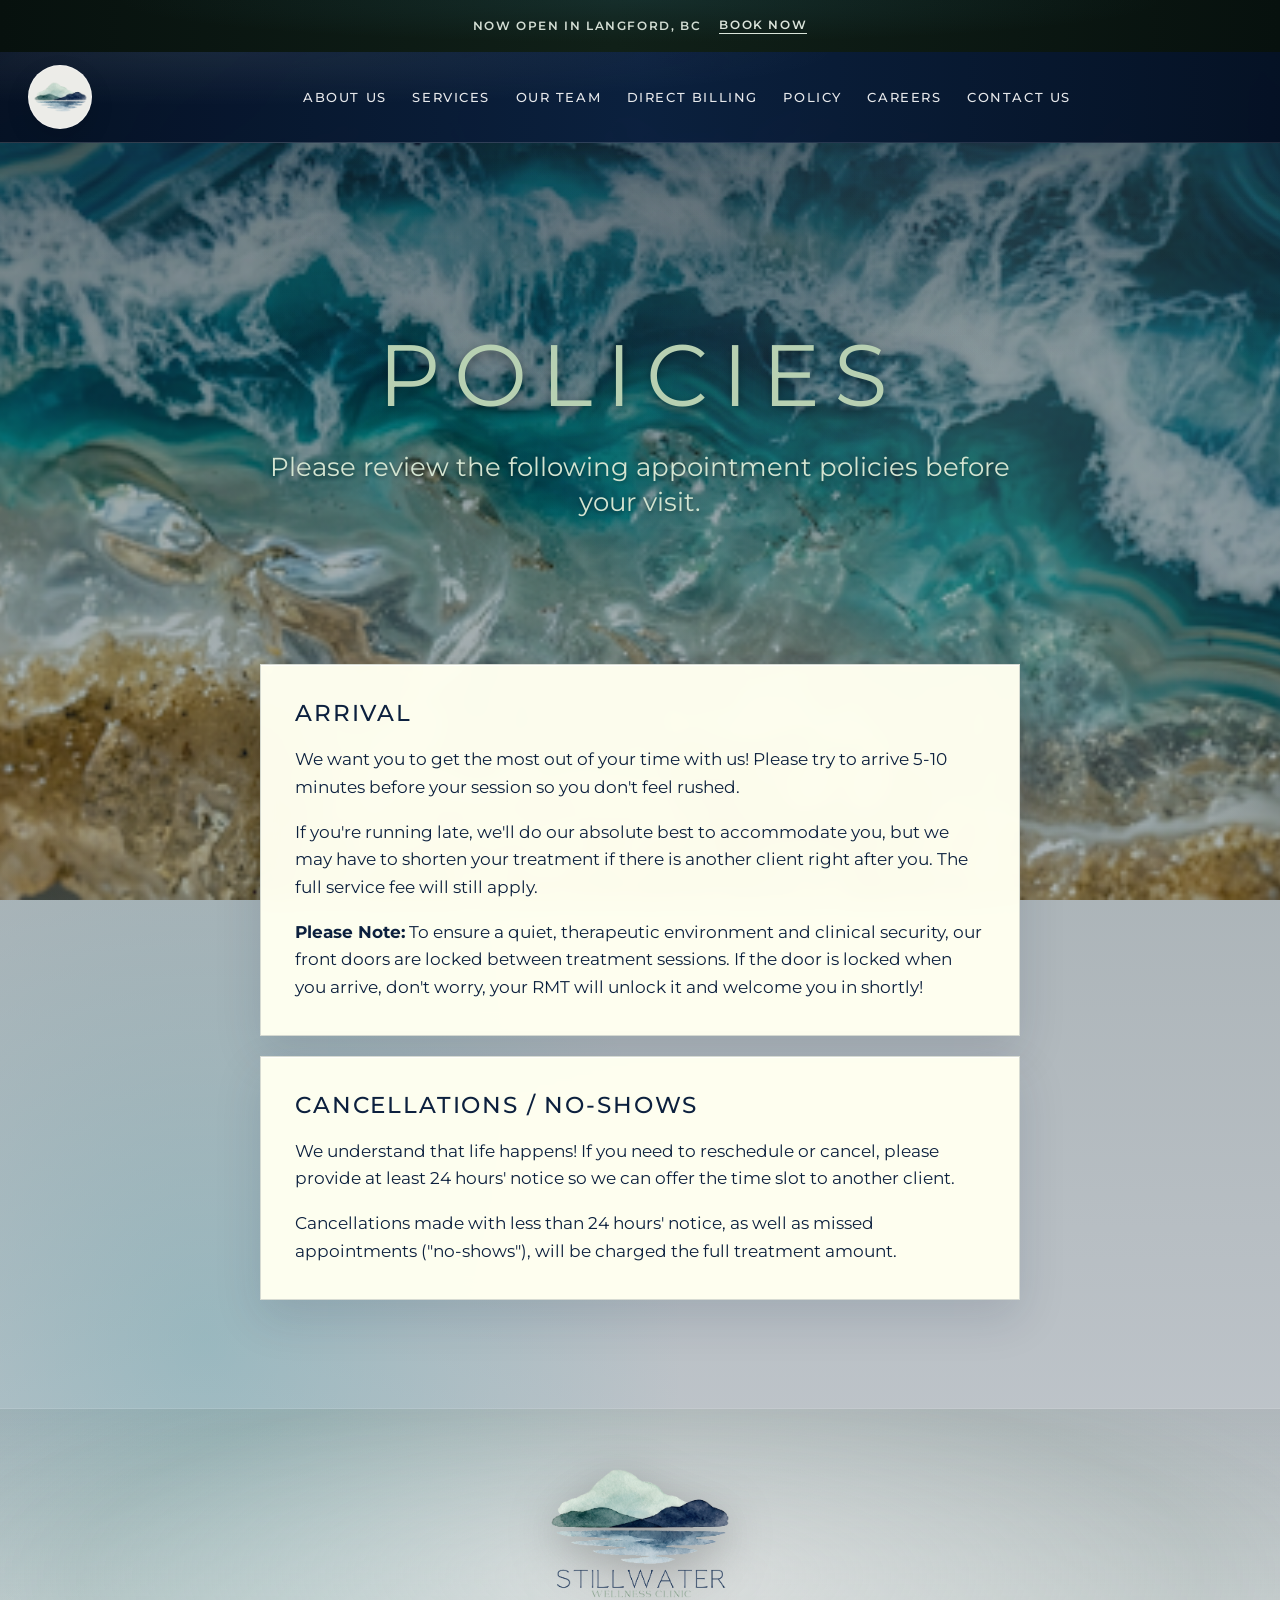
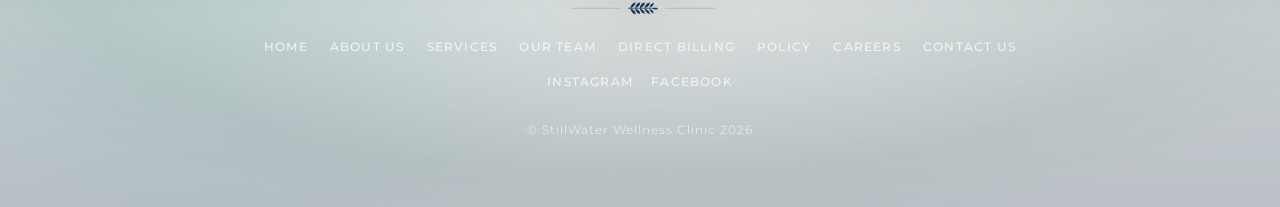
<file: policy.html>
<!doctype html>
<html lang="en">
  <head>
    <meta charset="utf-8">
    <meta name="viewport" content="width=device-width, initial-scale=1">
    <meta name="description" content="Stillwater Wellness Clinic policies.">
    <title>Policy | Stillwater Wellness Clinic</title>
    <link rel="preconnect" href="https://fonts.googleapis.com">
    <link rel="preconnect" href="https://fonts.gstatic.com" crossorigin>
    <link href="https://fonts.googleapis.com/css2?family=Montserrat:wght@300;400;500;600;700&display=swap" rel="stylesheet">
    <link rel="stylesheet" href="styles.css">
  </head>
  <body class="policy-page">
    <div class="announcement-bar"><span>Now open in Langford, BC</span><a href="https://stillwaterwellnessclinicinc.janeapp.com/" target="_blank" rel="noreferrer">Book Now</a></div>
    <header class="site-header" data-header>
      <a class="brand-mark" href="index.html" aria-label="Stillwater Wellness Clinic home"><img src="stillwater-menu-logo.png" alt="Stillwater Wellness Clinic logo"></a>
      <button class="nav-toggle" type="button" aria-expanded="false" aria-controls="site-nav" data-nav-toggle><span></span><span></span><span></span><span class="sr-only">Menu</span></button>
      <nav class="site-nav" id="site-nav" data-nav"><a href="about.html">About Us</a><a href="services.html">Services</a><a href="teams.html">Our Team</a><a href="direct-billing.html">Direct Billing</a><a href="policy.html">Policy</a><a href="careers.html">Careers</a><a href="contact.html">Contact Us</a></nav>
    </header>
    <main class="page-main">
      <section class="page-hero"><h1 class="page-title-accent">Policies</h1><p>Please review the following appointment policies before your visit.</p></section>
      <section class="page-section page-grid policy-stack">
        <article class="page-card">
          <h2>Arrival</h2>
          <p>We want you to get the most out of your time with us! Please try to arrive 5-10 minutes before your session so you don't feel rushed.</p>
          <p>If you're running late, we'll do our absolute best to accommodate you, but we may have to shorten your treatment if there is another client right after you. The full service fee will still apply.</p>
          <p><strong>Please Note:</strong> To ensure a quiet, therapeutic environment and clinical security, our front doors are locked between treatment sessions. If the door is locked when you arrive, don't worry, your RMT will unlock it and welcome you in shortly!</p>
        </article>
        <article class="page-card">
          <h2>Cancellations / No-Shows</h2>
          <p>We understand that life happens! If you need to reschedule or cancel, please provide at least 24 hours' notice so we can offer the time slot to another client.</p>
          <p>Cancellations made with less than 24 hours' notice, as well as missed appointments ("no-shows"), will be charged the full treatment amount.</p>
        </article>
      </section>
    </main>
    <footer class="site-footer">
      <img src="stillwater-footer-logo.png" alt="Stillwater Wellness Clinic logo">
      <nav class="footer-nav" aria-label="Footer navigation">
        <a href="index.html">Home</a>
        <a href="about.html">About Us</a>
        <a href="services.html">Services</a>
        <a href="teams.html">Our Team</a>
        <a href="direct-billing.html">Direct Billing</a>
        <a href="policy.html">Policy</a>
        <a href="careers.html">Careers</a>
        <a href="contact.html">Contact Us</a>
      </nav>
      <div class="footer-social" aria-label="Social media profiles">
        <a href="https://www.instagram.com/stilllwaterwellnessclinic/" target="_blank" rel="noreferrer">Instagram</a>
        <a href="https://www.facebook.com/share/1CyUFtn18y/" target="_blank" rel="noreferrer">Facebook</a>
      </div>
      <p class="copyright">&copy; StillWater Wellness Clinic 2026</p>
    </footer>
    <script src="script.js"></script>
  </body>
</html>
</file>
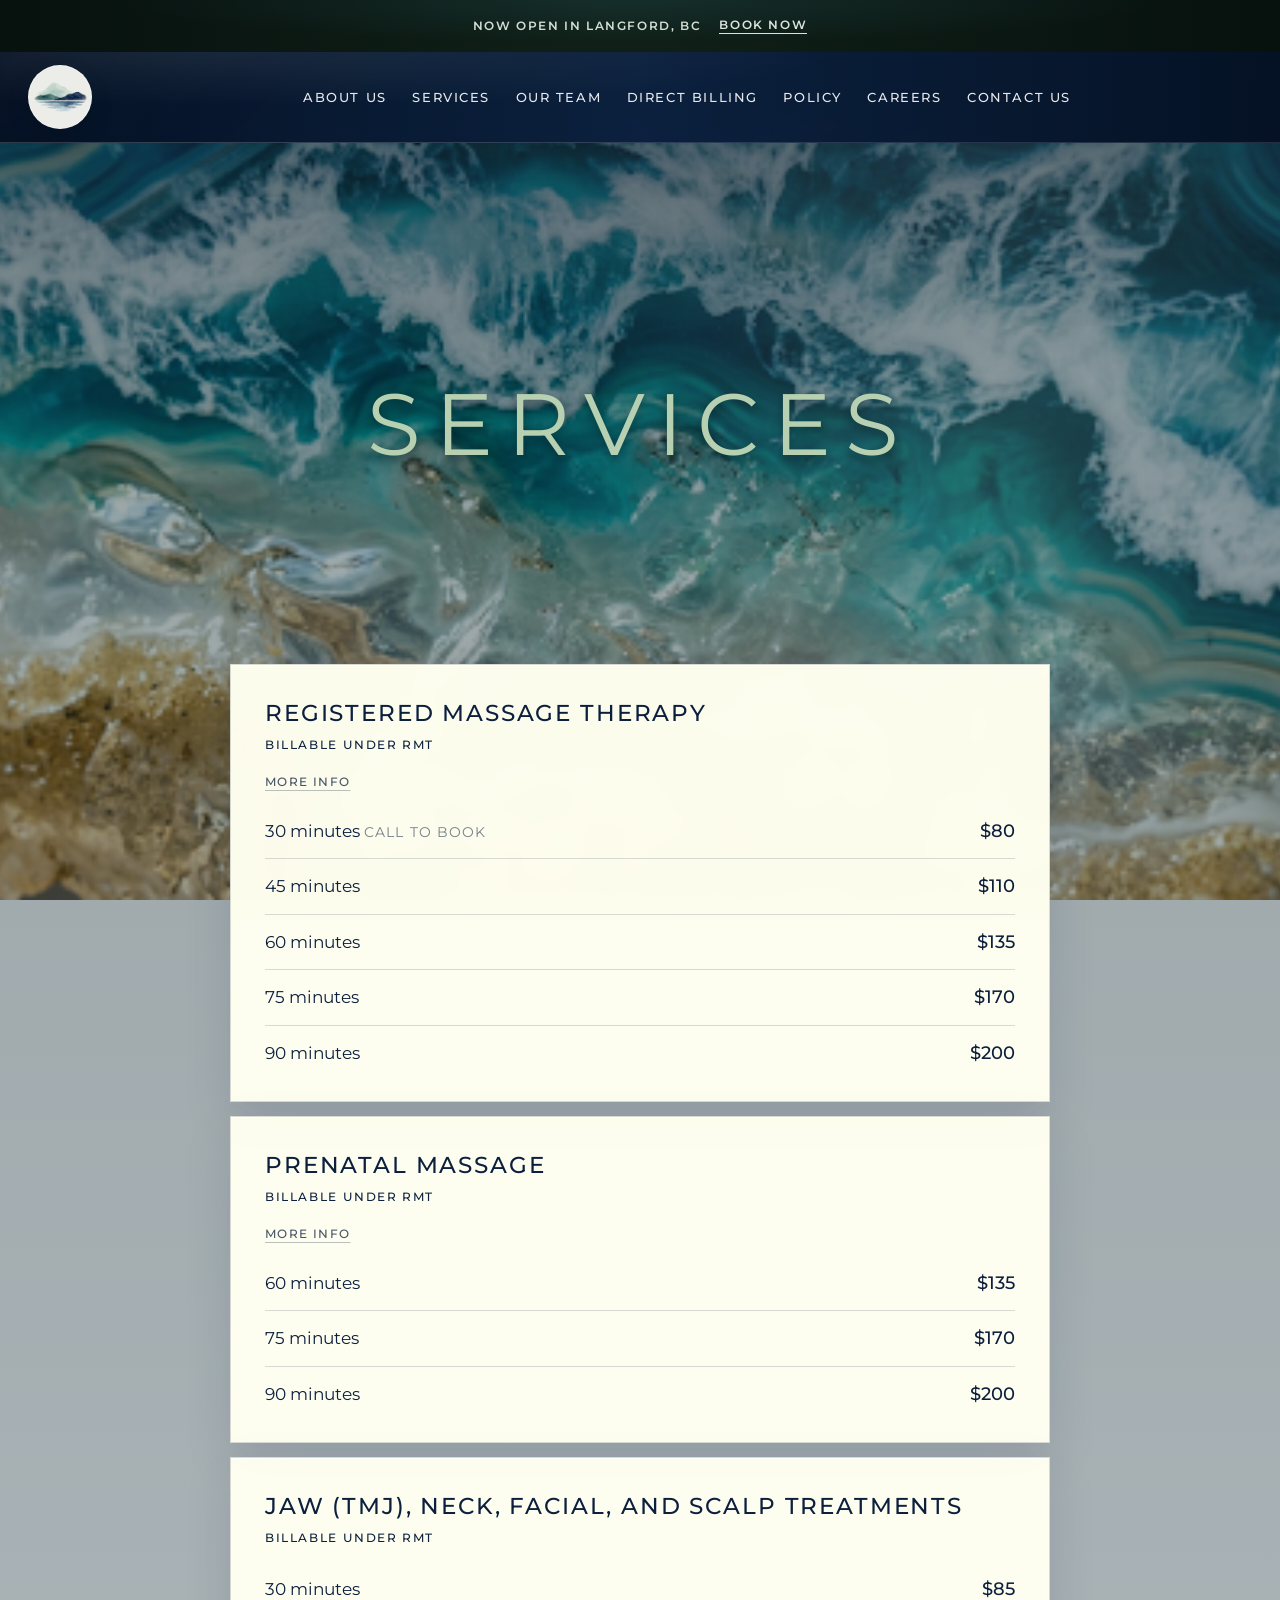
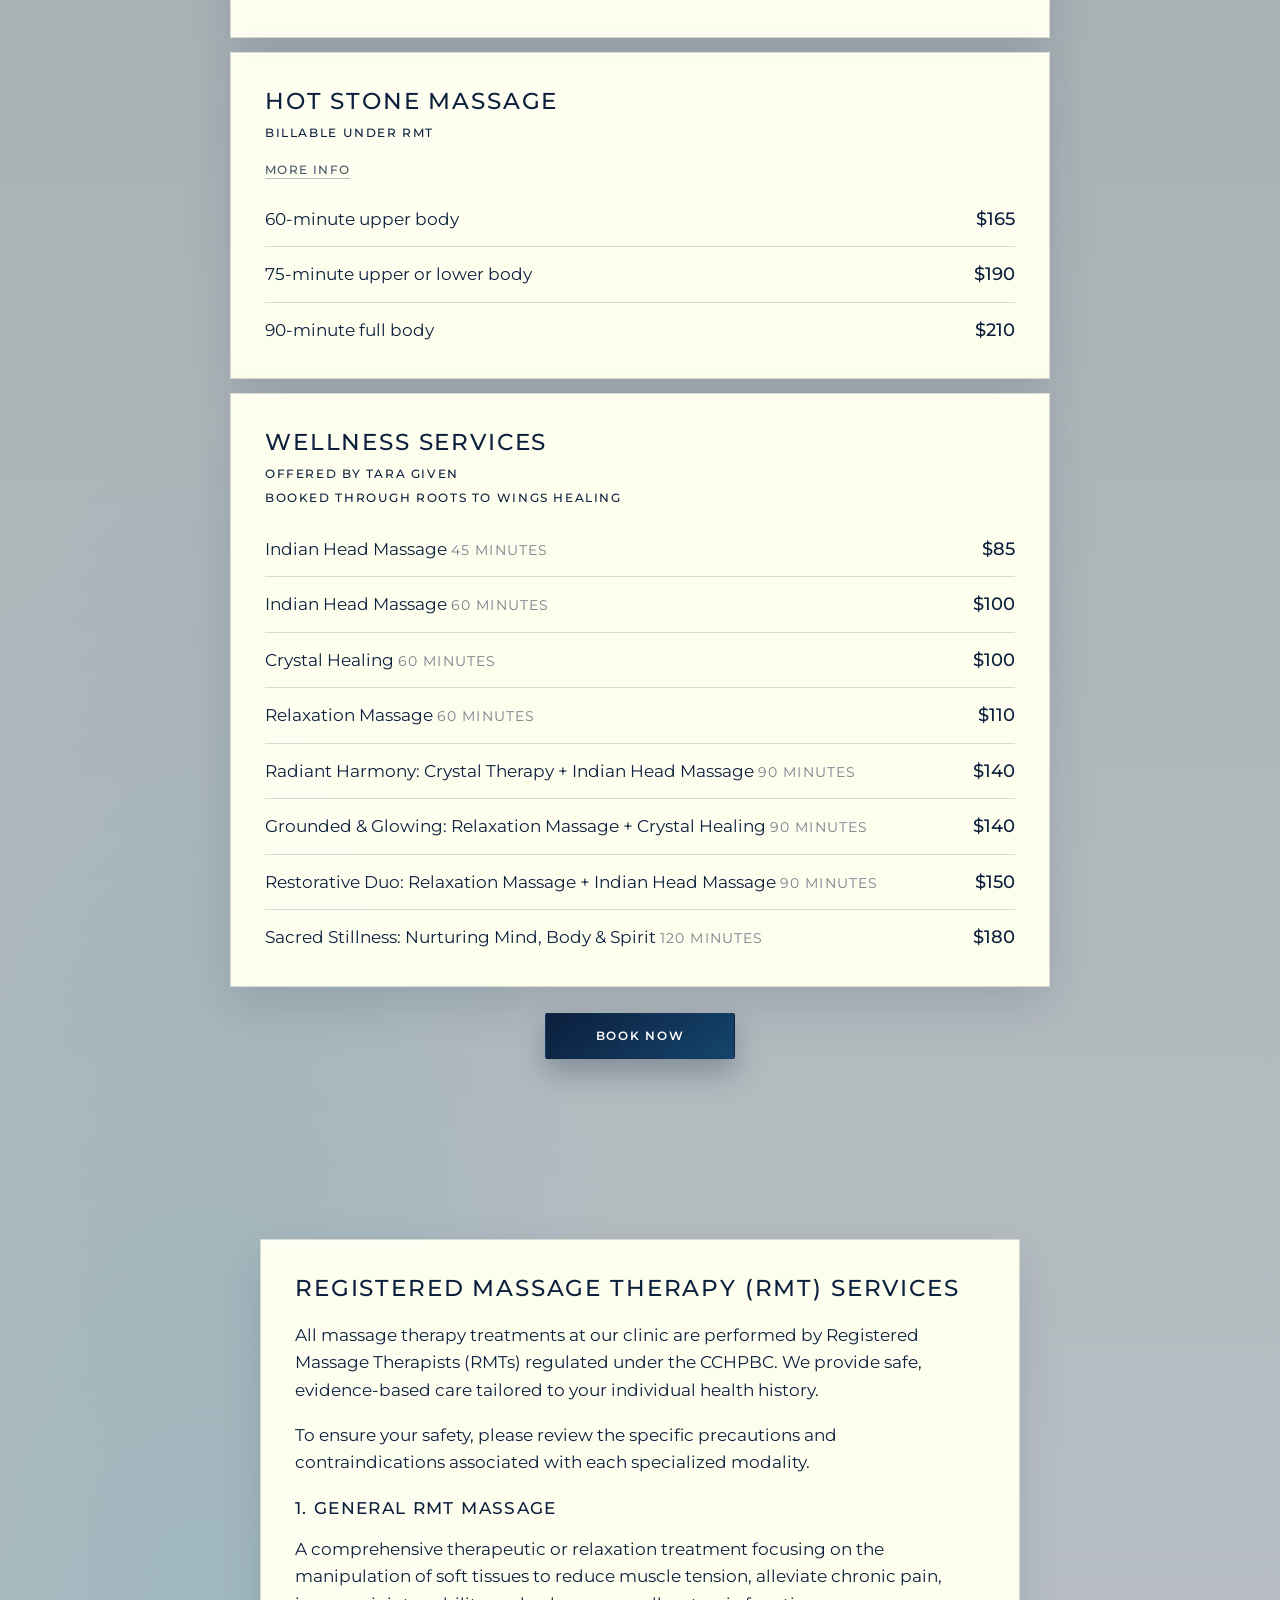
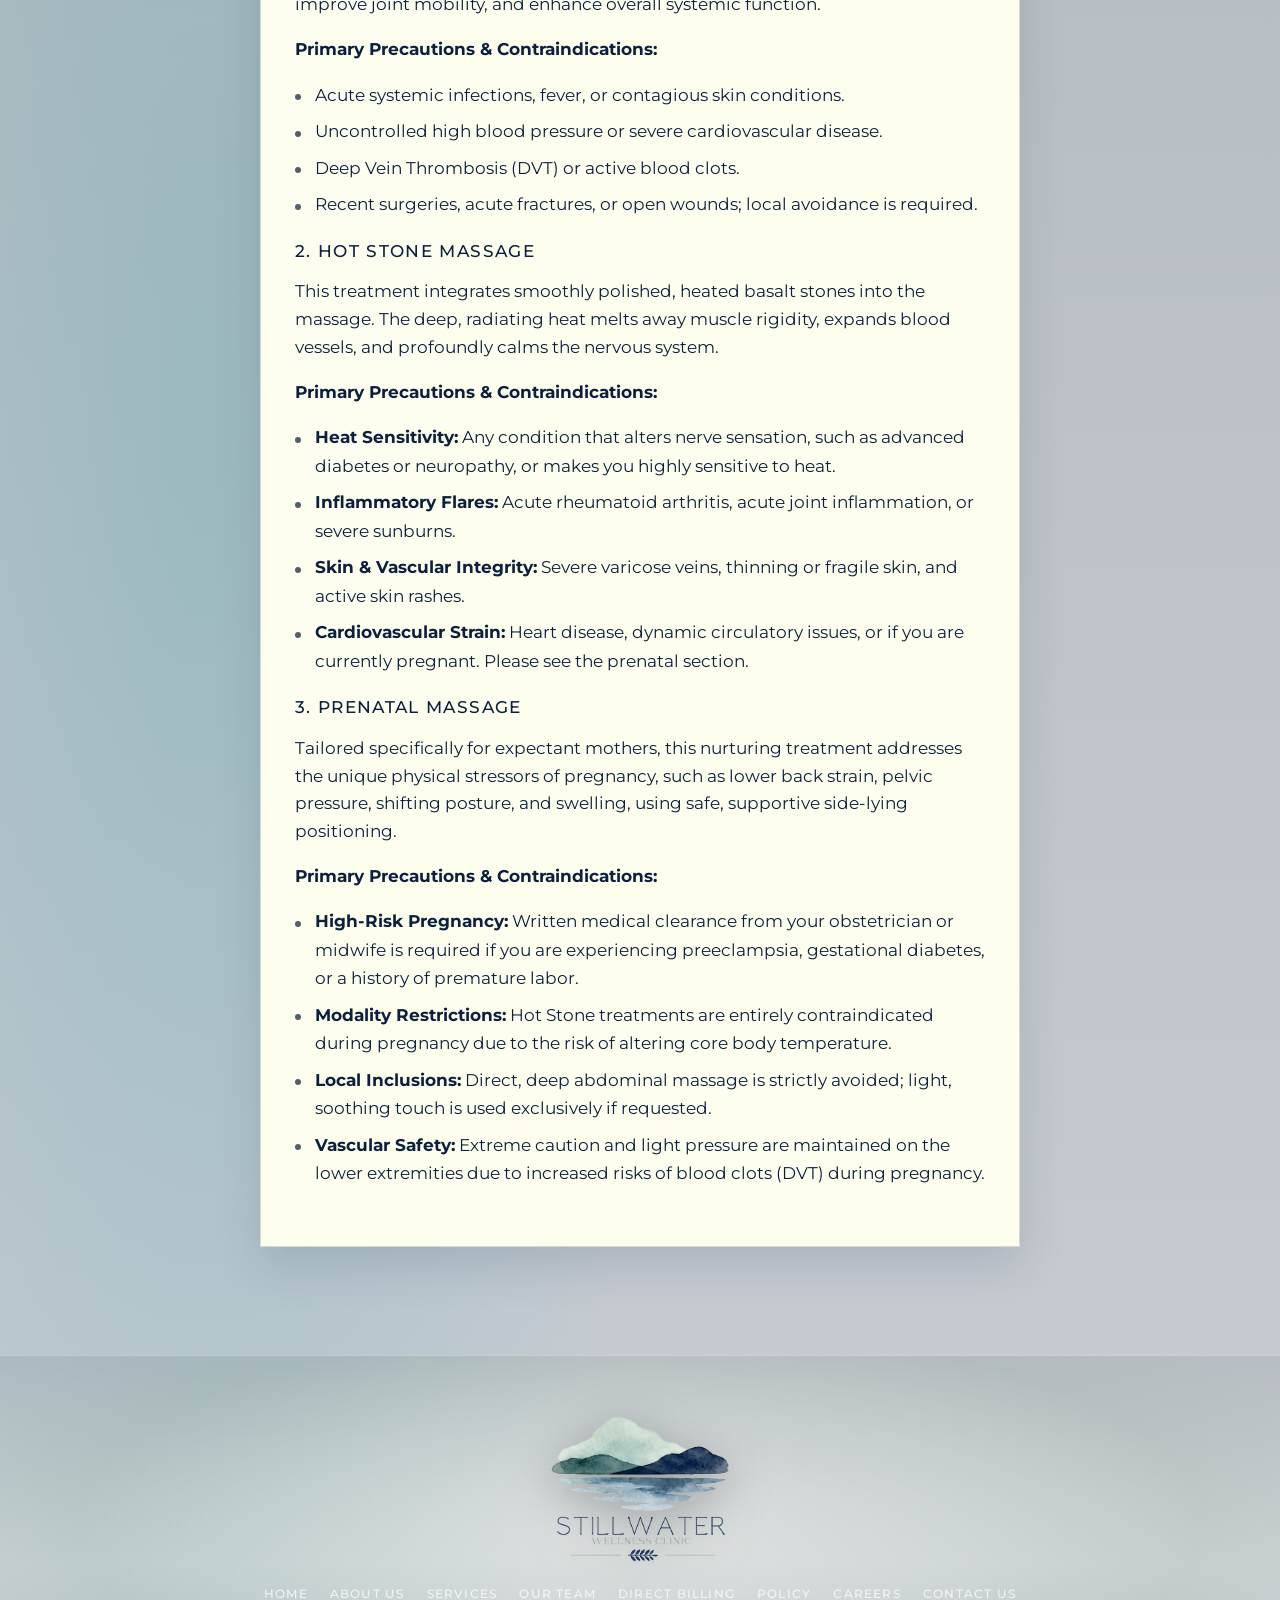
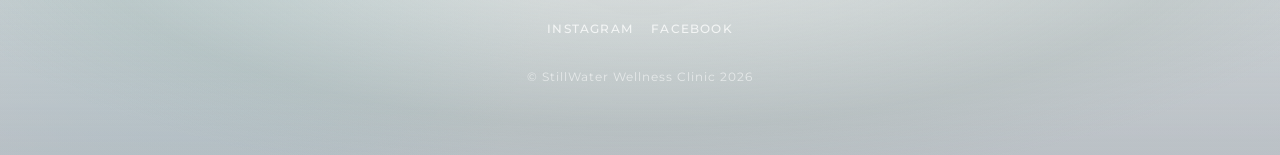
<file: services.html>
<!doctype html>
<html lang="en">
  <head>
    <meta charset="utf-8">
    <meta name="viewport" content="width=device-width, initial-scale=1">
    <meta name="description" content="Therapeutic wellness services at Stillwater Wellness Clinic.">
    <title>Services | Stillwater Wellness Clinic</title>
    <link rel="preconnect" href="https://fonts.googleapis.com">
    <link rel="preconnect" href="https://fonts.gstatic.com" crossorigin>
    <link href="https://fonts.googleapis.com/css2?family=Montserrat:wght@300;400;500;600;700&display=swap" rel="stylesheet">
    <link rel="stylesheet" href="styles.css">
  </head>
  <body>
    <div class="announcement-bar"><span>Now open in Langford, BC</span><a href="https://stillwaterwellnessclinicinc.janeapp.com/" target="_blank" rel="noreferrer">Book Now</a></div>
    <header class="site-header" data-header>
      <a class="brand-mark" href="index.html" aria-label="Stillwater Wellness Clinic home"><img src="stillwater-menu-logo.png" alt="Stillwater Wellness Clinic logo"></a>
      <button class="nav-toggle" type="button" aria-expanded="false" aria-controls="site-nav" data-nav-toggle><span></span><span></span><span></span><span class="sr-only">Menu</span></button>
      <nav class="site-nav" id="site-nav" data-nav">
        <a href="about.html">About Us</a><a href="services.html">Services</a><a href="teams.html">Our Team</a><a href="direct-billing.html">Direct Billing</a><a href="policy.html">Policy</a><a href="careers.html">Careers</a><a href="contact.html">Contact Us</a>
      </nav>
    </header>
    <main class="page-main">
      <section class="page-hero">
        <h1 class="page-title-accent">Services</h1>
      </section>
      <section class="page-section service-menu" aria-label="Service offerings">
        <article class="service-menu-card">
          <h2>Registered Massage Therapy</h2>
          <p class="service-note">Billable under RMT</p>
          <a class="service-more-info" href="#general-rmt-massage">More info</a>
          <a class="service-line" href="https://stillwaterwellnessclinicinc.janeapp.com/" target="_blank" rel="noreferrer"><span>30 minutes <em>call to book</em></span><strong>$80</strong></a>
          <a class="service-line" href="https://stillwaterwellnessclinicinc.janeapp.com/" target="_blank" rel="noreferrer"><span>45 minutes</span><strong>$110</strong></a>
          <a class="service-line" href="https://stillwaterwellnessclinicinc.janeapp.com/" target="_blank" rel="noreferrer"><span>60 minutes</span><strong>$135</strong></a>
          <a class="service-line" href="https://stillwaterwellnessclinicinc.janeapp.com/" target="_blank" rel="noreferrer"><span>75 minutes</span><strong>$170</strong></a>
          <a class="service-line" href="https://stillwaterwellnessclinicinc.janeapp.com/" target="_blank" rel="noreferrer"><span>90 minutes</span><strong>$200</strong></a>
        </article>

        <article class="service-menu-card">
          <h2>Prenatal Massage</h2>
          <p class="service-note">Billable under RMT</p>
          <a class="service-more-info" href="#prenatal-massage">More info</a>
          <a class="service-line" href="https://stillwaterwellnessclinicinc.janeapp.com/" target="_blank" rel="noreferrer"><span>60 minutes</span><strong>$135</strong></a>
          <a class="service-line" href="https://stillwaterwellnessclinicinc.janeapp.com/" target="_blank" rel="noreferrer"><span>75 minutes</span><strong>$170</strong></a>
          <a class="service-line" href="https://stillwaterwellnessclinicinc.janeapp.com/" target="_blank" rel="noreferrer"><span>90 minutes</span><strong>$200</strong></a>
        </article>

        <article class="service-menu-card">
          <h2>Jaw (TMJ), Neck, Facial, and Scalp Treatments</h2>
          <p class="service-note">Billable under RMT</p>
          <!-- Saved for future relaunch:
          <p class="service-note service-note-secondary">Tool-assisted treatment</p>
          <a class="service-more-info" href="#tool-assisted-massage">More info</a>
          -->
          <a class="service-line" href="https://stillwaterwellnessclinicinc.janeapp.com/" target="_blank" rel="noreferrer"><span>30 minutes</span><strong>$85</strong></a>
        </article>

        <article class="service-menu-card">
          <h2>Hot Stone Massage</h2>
          <p class="service-note">Billable under RMT</p>
          <a class="service-more-info" href="#hot-stone-massage">More info</a>
          <a class="service-line" href="https://stillwaterwellnessclinicinc.janeapp.com/" target="_blank" rel="noreferrer"><span>60-minute upper body</span><strong>$165</strong></a>
          <a class="service-line" href="https://stillwaterwellnessclinicinc.janeapp.com/" target="_blank" rel="noreferrer"><span>75-minute upper or lower body</span><strong>$190</strong></a>
          <a class="service-line" href="https://stillwaterwellnessclinicinc.janeapp.com/" target="_blank" rel="noreferrer"><span>90-minute full body</span><strong>$210</strong></a>
        </article>

        <article class="service-menu-card">
          <h2>Wellness Services</h2>
          <p class="service-note">Offered by Tara Given</p>
          <p class="service-note service-note-secondary">Booked through Roots To Wings Healing</p>
          <a class="service-line" href="https://rootstowingshealing.janeapp.com/#/staff_member/1/treatment/9" target="_blank" rel="noreferrer"><span>Indian Head Massage <em>45 minutes</em></span><strong>$85</strong></a>
          <a class="service-line" href="https://rootstowingshealing.janeapp.com/#/staff_member/1/treatment/1" target="_blank" rel="noreferrer"><span>Indian Head Massage <em>60 minutes</em></span><strong>$100</strong></a>
          <a class="service-line" href="https://rootstowingshealing.janeapp.com/#/staff_member/1/treatment/2" target="_blank" rel="noreferrer"><span>Crystal Healing <em>60 minutes</em></span><strong>$100</strong></a>
          <a class="service-line" href="https://rootstowingshealing.janeapp.com/#/staff_member/1/treatment/3" target="_blank" rel="noreferrer"><span>Relaxation Massage <em>60 minutes</em></span><strong>$110</strong></a>
          <a class="service-line" href="https://rootstowingshealing.janeapp.com/#/staff_member/1/treatment/5" target="_blank" rel="noreferrer"><span>Radiant Harmony: Crystal Therapy + Indian Head Massage <em>90 minutes</em></span><strong>$140</strong></a>
          <a class="service-line" href="https://rootstowingshealing.janeapp.com/#/staff_member/1/treatment/7" target="_blank" rel="noreferrer"><span>Grounded &amp; Glowing: Relaxation Massage + Crystal Healing <em>90 minutes</em></span><strong>$140</strong></a>
          <a class="service-line" href="https://rootstowingshealing.janeapp.com/#/staff_member/1/treatment/4" target="_blank" rel="noreferrer"><span>Restorative Duo: Relaxation Massage + Indian Head Massage <em>90 minutes</em></span><strong>$150</strong></a>
          <a class="service-line" href="https://rootstowingshealing.janeapp.com/#/staff_member/1/treatment/6" target="_blank" rel="noreferrer"><span>Sacred Stillness: Nurturing Mind, Body &amp; Spirit <em>120 minutes</em></span><strong>$180</strong></a>
        </article>

        <!-- Saved for future relaunch:
        <article class="service-menu-card">
          <h2>Tool Assisted Muscle and Fascial Release</h2>
          <p class="service-note">Billable under RMT</p>
          <a class="service-more-info" href="#fascial-release">More info</a>
          <a class="service-line" href="https://stillwaterwellnessclinicinc.janeapp.com/" target="_blank" rel="noreferrer"><span>45 minutes</span><strong>$110</strong></a>
          <a class="service-line" href="https://stillwaterwellnessclinicinc.janeapp.com/" target="_blank" rel="noreferrer"><span>60 minutes</span><strong>$135</strong></a>
        </article>
        -->

        <div class="service-cta">
          <a class="button button-primary" href="https://stillwaterwellnessclinicinc.janeapp.com/" target="_blank" rel="noreferrer">Book Now</a>
        </div>
      </section>
      <section class="page-section page-grid policy-stack service-info-section" aria-label="Registered Massage Therapy information">
        <article class="page-card page-copy-card service-info-card">
          <h2>Registered Massage Therapy (RMT) Services</h2>
          <p>All massage therapy treatments at our clinic are performed by Registered Massage Therapists (RMTs) regulated under the CCHPBC. We provide safe, evidence-based care tailored to your individual health history.</p>
          <p>To ensure your safety, please review the specific precautions and contraindications associated with each specialized modality.</p>

          <h3 id="general-rmt-massage">1. General RMT Massage</h3>
          <p>A comprehensive therapeutic or relaxation treatment focusing on the manipulation of soft tissues to reduce muscle tension, alleviate chronic pain, improve joint mobility, and enhance overall systemic function.</p>
          <p><strong>Primary Precautions &amp; Contraindications:</strong></p>
          <ul class="content-list">
            <li>Acute systemic infections, fever, or contagious skin conditions.</li>
            <li>Uncontrolled high blood pressure or severe cardiovascular disease.</li>
            <li>Deep Vein Thrombosis (DVT) or active blood clots.</li>
            <li>Recent surgeries, acute fractures, or open wounds; local avoidance is required.</li>
          </ul>

          <h3 id="hot-stone-massage">2. Hot Stone Massage</h3>
          <p>This treatment integrates smoothly polished, heated basalt stones into the massage. The deep, radiating heat melts away muscle rigidity, expands blood vessels, and profoundly calms the nervous system.</p>
          <p><strong>Primary Precautions &amp; Contraindications:</strong></p>
          <ul class="content-list">
            <li><strong>Heat Sensitivity:</strong> Any condition that alters nerve sensation, such as advanced diabetes or neuropathy, or makes you highly sensitive to heat.</li>
            <li><strong>Inflammatory Flares:</strong> Acute rheumatoid arthritis, acute joint inflammation, or severe sunburns.</li>
            <li><strong>Skin &amp; Vascular Integrity:</strong> Severe varicose veins, thinning or fragile skin, and active skin rashes.</li>
            <li><strong>Cardiovascular Strain:</strong> Heart disease, dynamic circulatory issues, or if you are currently pregnant. Please see the prenatal section.</li>
          </ul>

          <!-- Saved for future relaunch:
          <h3 id="tool-assisted-massage">3. Tool-Assisted Massage</h3>
          <p><strong>Instrument-Assisted Soft Tissue Mobilization</strong></p>
          <p>Utilizing specialized, ergonomic hand tools, this modality allows the RMT to precisely locate and effectively break down dense scar tissue, myofascial adhesions, and chronic restrictions in the muscles and tendons.</p>
          <p><strong>Primary Precautions &amp; Contraindications:</strong></p>
          <ul class="content-list">
            <li><strong>Skin &amp; Tissue Fragility:</strong> Open wounds, unhealed surgical incisions, active skin infections, or exceptionally thin or bruise-prone skin.</li>
            <li><strong>Medical Management:</strong> Patients currently taking prescription blood thinners, also known as anticoagulants.</li>
            <li><strong>Structural Risks:</strong> Active fractures, localized osteomyelitis, or directly over unhealed bone interfaces.</li>
            <li><strong>Vascular &amp; Growths:</strong> Directly over varicose veins, aneurysms, or known tumors.</li>
          </ul>

          <h3 id="fascial-release">4. Fascial Release</h3>
          <p><strong>Myofascial Release</strong></p>
          <p>A specialized, hands-on technique that applies sustained, gentle pressure into myofascial connective tissue restrictions. This slower approach elongates the fascial network, restores fluid dynamics, and eliminates pain caused by structural misalignment.</p>
          <p><strong>Primary Precautions &amp; Contraindications:</strong></p>
          <ul class="content-list">
            <li><strong>Acute Tissue Injury:</strong> Healing fractures, severe local hematomas, or acute muscle or ligament tears.</li>
            <li><strong>Systemic Conditions:</strong> Advanced osteoporosis or brittle bone disease; extreme modification is required.</li>
            <li><strong>Vascular Concerns:</strong> Active deep vein thrombosis, severe circulatory insufficiency, or localized aneurysms.</li>
            <li><strong>Malignancy:</strong> Direct pressure over active tumors or open skin lesions is strictly avoided.</li>
          </ul>
          -->

          <h3 id="prenatal-massage">3. Prenatal Massage</h3>
          <p>Tailored specifically for expectant mothers, this nurturing treatment addresses the unique physical stressors of pregnancy, such as lower back strain, pelvic pressure, shifting posture, and swelling, using safe, supportive side-lying positioning.</p>
          <p><strong>Primary Precautions &amp; Contraindications:</strong></p>
          <ul class="content-list">
            <li><strong>High-Risk Pregnancy:</strong> Written medical clearance from your obstetrician or midwife is required if you are experiencing preeclampsia, gestational diabetes, or a history of premature labor.</li>
            <li><strong>Modality Restrictions:</strong> Hot Stone treatments are entirely contraindicated during pregnancy due to the risk of altering core body temperature.</li>
            <li><strong>Local Inclusions:</strong> Direct, deep abdominal massage is strictly avoided; light, soothing touch is used exclusively if requested.</li>
            <li><strong>Vascular Safety:</strong> Extreme caution and light pressure are maintained on the lower extremities due to increased risks of blood clots (DVT) during pregnancy.</li>
          </ul>
        </article>
      </section>
    </main>
    <footer class="site-footer">
      <img src="stillwater-footer-logo.png" alt="Stillwater Wellness Clinic logo">
      <nav class="footer-nav" aria-label="Footer navigation">
        <a href="index.html">Home</a>
        <a href="about.html">About Us</a>
        <a href="services.html">Services</a>
        <a href="teams.html">Our Team</a>
        <a href="direct-billing.html">Direct Billing</a>
        <a href="policy.html">Policy</a>
        <a href="careers.html">Careers</a>
        <a href="contact.html">Contact Us</a>
      </nav>
      <div class="footer-social" aria-label="Social media profiles">
        <a href="https://www.instagram.com/stilllwaterwellnessclinic/" target="_blank" rel="noreferrer">Instagram</a>
        <a href="https://www.facebook.com/share/1CyUFtn18y/" target="_blank" rel="noreferrer">Facebook</a>
      </div>
      <p class="copyright">&copy; StillWater Wellness Clinic 2026</p>
    </footer>
    <script src="script.js"></script>
  </body>
</html>
</file>
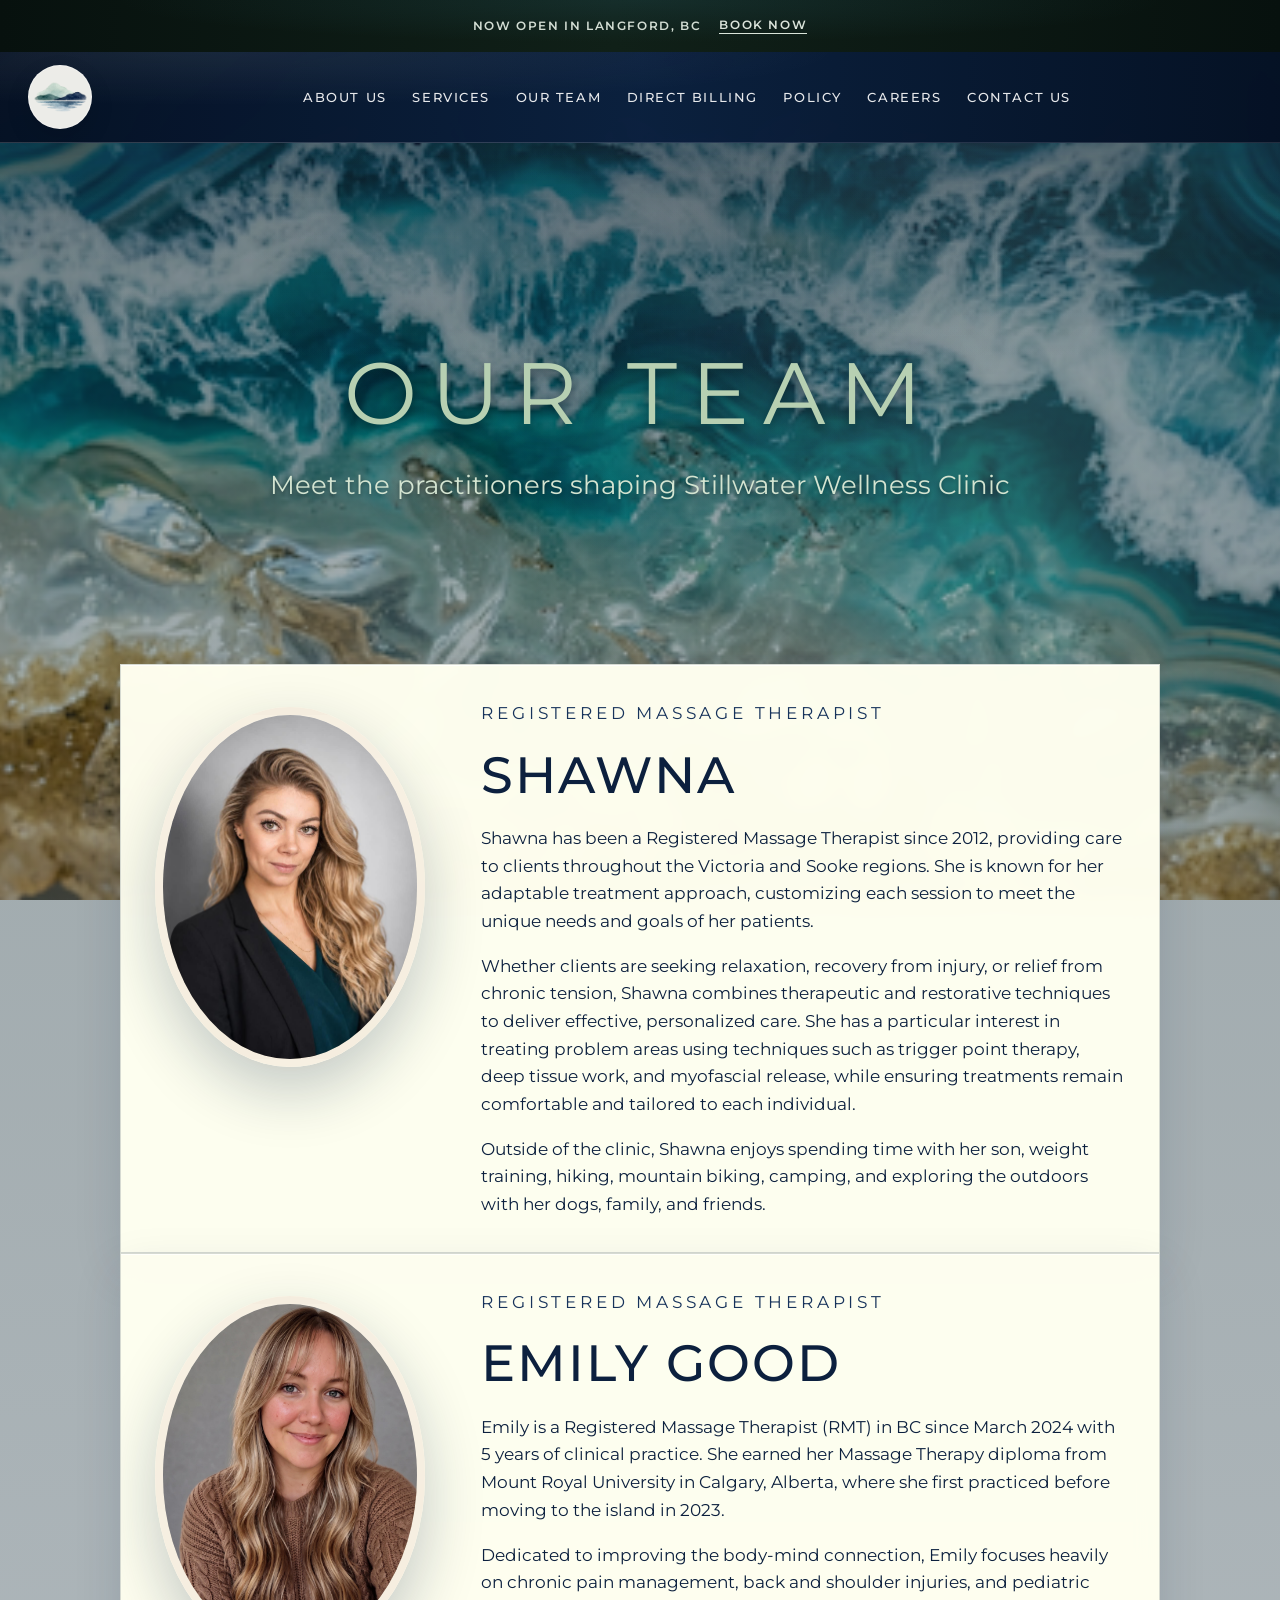
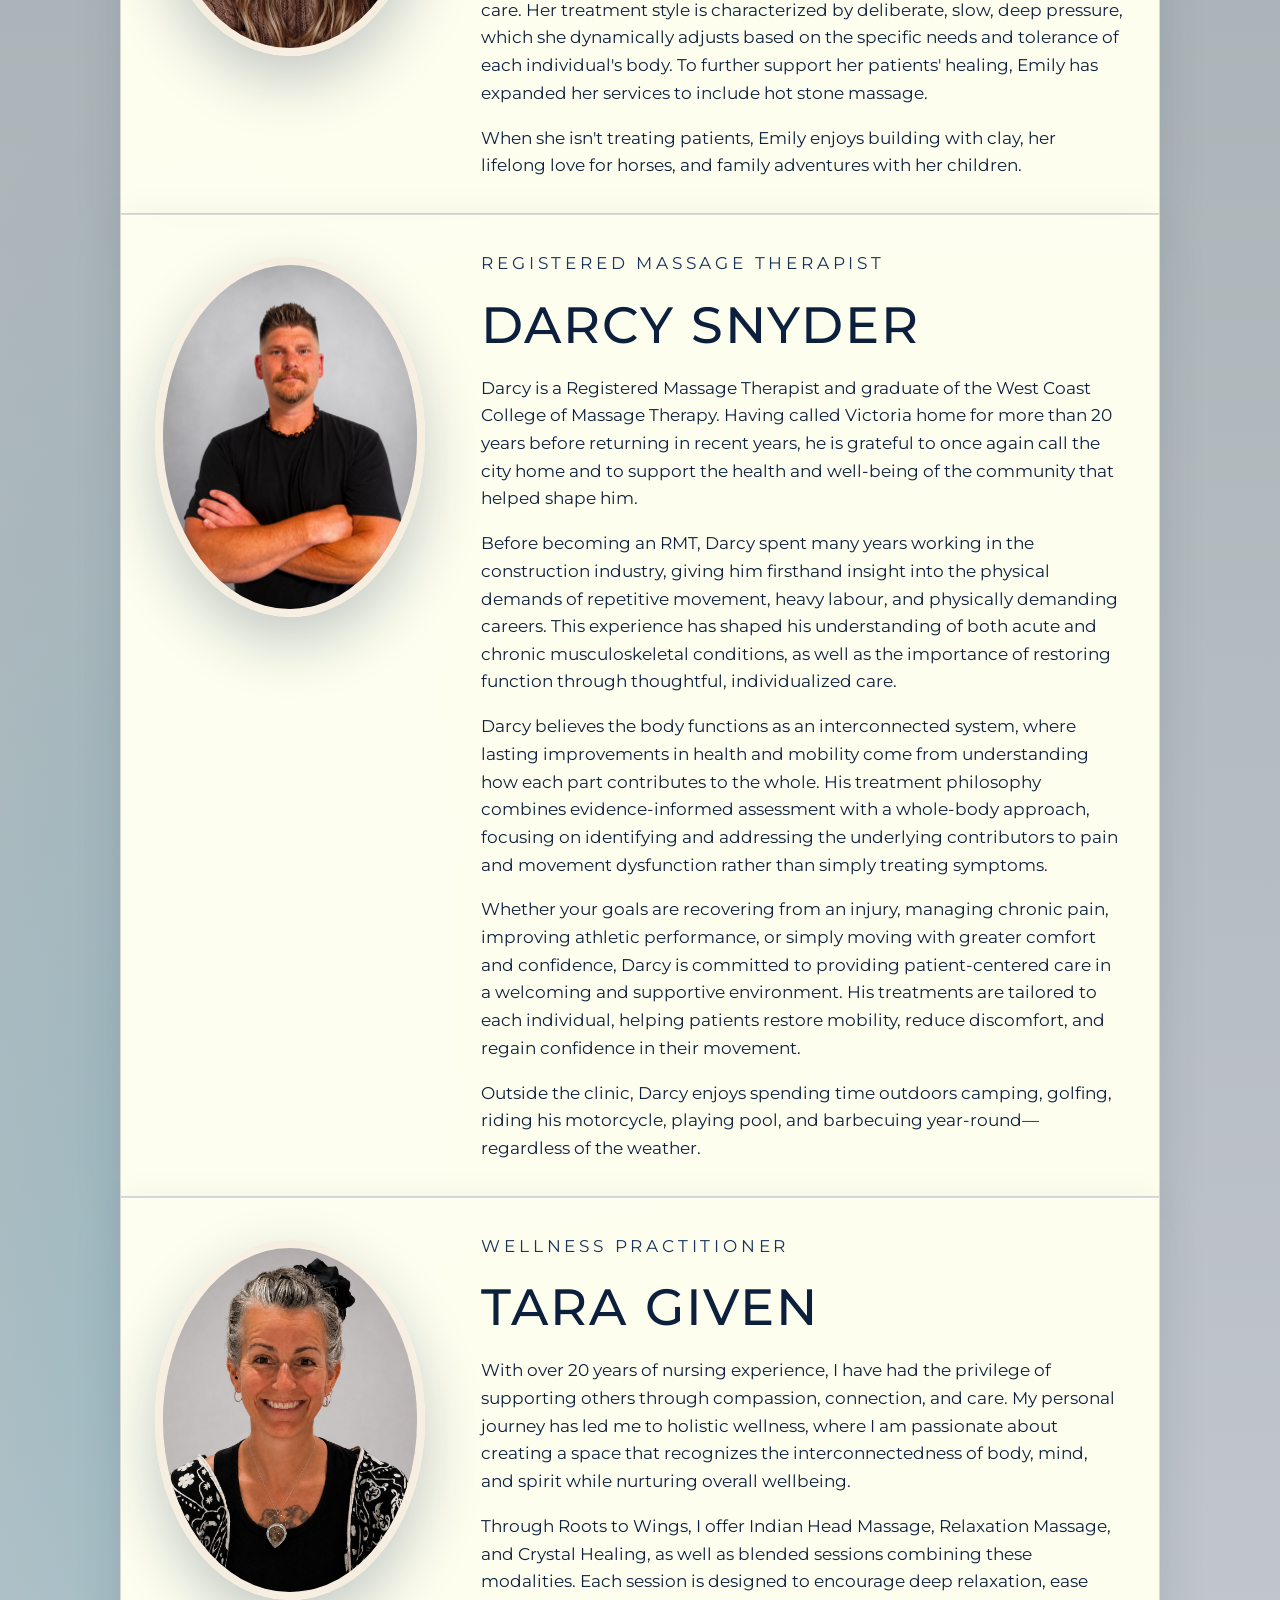
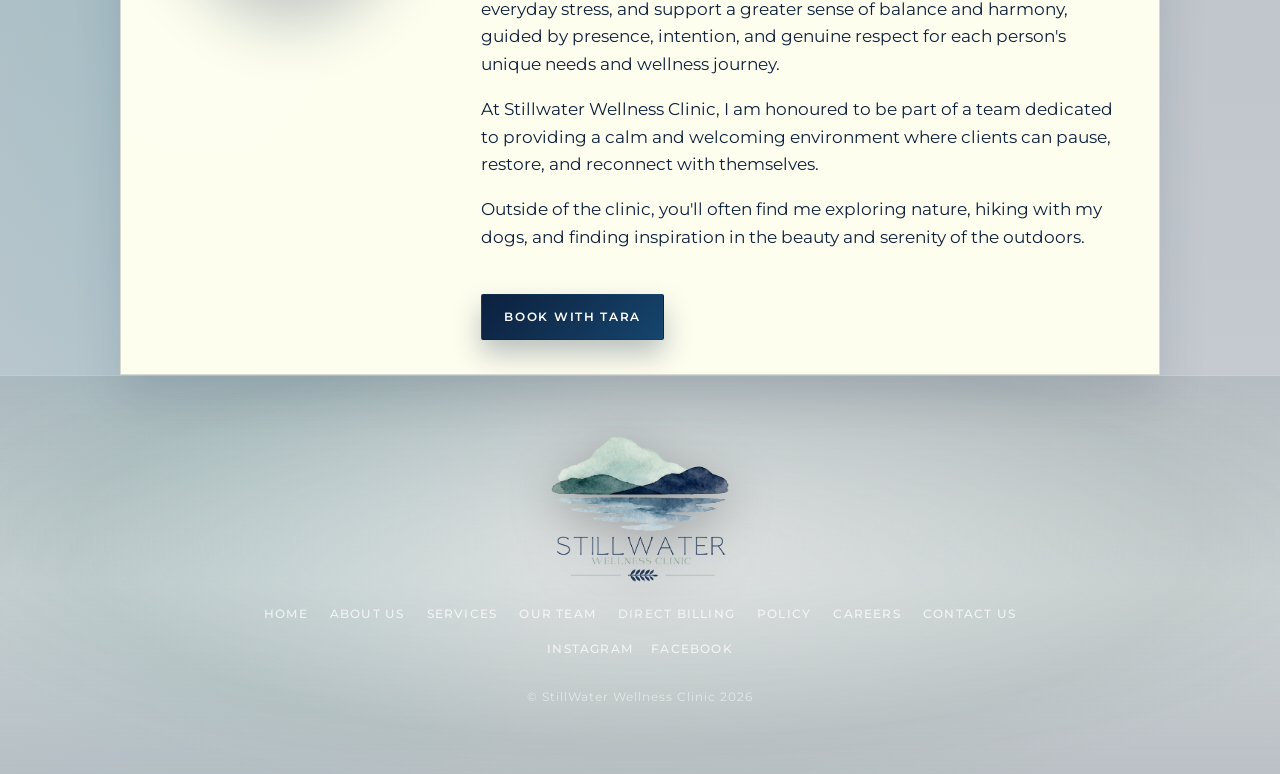
<file: teams.html>
<!doctype html>
<html lang="en">
  <head>
    <meta charset="utf-8">
    <meta name="viewport" content="width=device-width, initial-scale=1">
    <meta name="description" content="Meet the Stillwater Wellness Clinic team.">
    <title>Our Team | Stillwater Wellness Clinic</title>
    <link rel="preconnect" href="https://fonts.googleapis.com">
    <link rel="preconnect" href="https://fonts.gstatic.com" crossorigin>
    <link href="https://fonts.googleapis.com/css2?family=Montserrat:wght@300;400;500;600;700&display=swap" rel="stylesheet">
    <link rel="stylesheet" href="styles.css">
  </head>
  <body>
    <div class="announcement-bar"><span>Now open in Langford, BC</span><a href="https://stillwaterwellnessclinicinc.janeapp.com/" target="_blank" rel="noreferrer">Book Now</a></div>
    <header class="site-header" data-header>
      <a class="brand-mark" href="index.html" aria-label="Stillwater Wellness Clinic home"><img src="stillwater-menu-logo.png" alt="Stillwater Wellness Clinic logo"></a>
      <button class="nav-toggle" type="button" aria-expanded="false" aria-controls="site-nav" data-nav-toggle><span></span><span></span><span></span><span class="sr-only">Menu</span></button>
      <nav class="site-nav" id="site-nav" data-nav"><a href="about.html">About Us</a><a href="services.html">Services</a><a href="teams.html">Our Team</a><a href="direct-billing.html">Direct Billing</a><a href="policy.html">Policy</a><a href="careers.html">Careers</a><a href="contact.html">Contact Us</a></nav>
    </header>
    <main class="page-main">
      <section class="page-hero">
        <h1 class="page-title-accent">Our Team</h1>
        <p>Meet the practitioners shaping Stillwater Wellness Clinic</p>
      </section>
      <section class="page-section page-card team-profile">
        <div class="team-photo-frame">
          <img src="shawna-rmt.png" alt="Shawna, Registered Massage Therapist">
        </div>
        <div class="team-bio">
          <p class="eyebrow">Registered Massage Therapist</p>
          <h2>Shawna</h2>
          <p>Shawna has been a Registered Massage Therapist since 2012, providing care to clients throughout the Victoria and Sooke regions. She is known for her adaptable treatment approach, customizing each session to meet the unique needs and goals of her patients.</p>
          <p>Whether clients are seeking relaxation, recovery from injury, or relief from chronic tension, Shawna combines therapeutic and restorative techniques to deliver effective, personalized care. She has a particular interest in treating problem areas using techniques such as trigger point therapy, deep tissue work, and myofascial release, while ensuring treatments remain comfortable and tailored to each individual.</p>
          <p>Outside of the clinic, Shawna enjoys spending time with her son, weight training, hiking, mountain biking, camping, and exploring the outdoors with her dogs, family, and friends.</p>
        </div>
      </section>
      <section class="page-section page-card team-profile">
        <div class="team-photo-frame">
          <img src="emily-good-rmt-grey.png" alt="Emily Good, Registered Massage Therapist">
        </div>
        <div class="team-bio">
          <p class="eyebrow">Registered Massage Therapist</p>
          <h2>Emily Good</h2>
          <p>Emily is a Registered Massage Therapist (RMT) in BC since March 2024 with 5 years of clinical practice. She earned her Massage Therapy diploma from Mount Royal University in Calgary, Alberta, where she first practiced before moving to the island in 2023.</p>
          <p>Dedicated to improving the body-mind connection, Emily focuses heavily on chronic pain management, back and shoulder injuries, and pediatric care. Her treatment style is characterized by deliberate, slow, deep pressure, which she dynamically adjusts based on the specific needs and tolerance of each individual's body. To further support her patients' healing, Emily has expanded her services to include hot stone massage.</p>
          <p>When she isn't treating patients, Emily enjoys building with clay, her lifelong love for horses, and family adventures with her children.</p>
        </div>
      </section>
      <section class="page-section page-card team-profile">
        <div class="team-photo-frame">
          <img src="darcy-snyder-rmt-grey.png" alt="Darcy Snyder, Registered Massage Therapist">
        </div>
        <div class="team-bio">
          <p class="eyebrow">Registered Massage Therapist</p>
          <h2>Darcy Snyder</h2>
          <p>Darcy is a Registered Massage Therapist and graduate of the West Coast College of Massage Therapy. Having called Victoria home for more than 20 years before returning in recent years, he is grateful to once again call the city home and to support the health and well-being of the community that helped shape him.</p>
          <p>Before becoming an RMT, Darcy spent many years working in the construction industry, giving him firsthand insight into the physical demands of repetitive movement, heavy labour, and physically demanding careers. This experience has shaped his understanding of both acute and chronic musculoskeletal conditions, as well as the importance of restoring function through thoughtful, individualized care.</p>
          <p>Darcy believes the body functions as an interconnected system, where lasting improvements in health and mobility come from understanding how each part contributes to the whole. His treatment philosophy combines evidence-informed assessment with a whole-body approach, focusing on identifying and addressing the underlying contributors to pain and movement dysfunction rather than simply treating symptoms.</p>
          <p>Whether your goals are recovering from an injury, managing chronic pain, improving athletic performance, or simply moving with greater comfort and confidence, Darcy is committed to providing patient-centered care in a welcoming and supportive environment. His treatments are tailored to each individual, helping patients restore mobility, reduce discomfort, and regain confidence in their movement.</p>
          <p>Outside the clinic, Darcy enjoys spending time outdoors camping, golfing, riding his motorcycle, playing pool, and barbecuing year-round—regardless of the weather.</p>
        </div>
      </section>
      <section class="page-section page-card team-profile">
        <div class="team-photo-frame">
          <img src="tara-given-wellness-practitioner-grey.png" alt="Tara Given, Wellness Practitioner">
        </div>
        <div class="team-bio">
          <p class="eyebrow">Wellness Practitioner</p>
          <h2>Tara Given</h2>
          <p>With over 20 years of nursing experience, I have had the privilege of supporting others through compassion, connection, and care. My personal journey has led me to holistic wellness, where I am passionate about creating a space that recognizes the interconnectedness of body, mind, and spirit while nurturing overall wellbeing.</p>
          <p>Through Roots to Wings, I offer Indian Head Massage, Relaxation Massage, and Crystal Healing, as well as blended sessions combining these modalities. Each session is designed to encourage deep relaxation, ease everyday stress, and support a greater sense of balance and harmony, guided by presence, intention, and genuine respect for each person's unique needs and wellness journey.</p>
          <p>At Stillwater Wellness Clinic, I am honoured to be part of a team dedicated to providing a calm and welcoming environment where clients can pause, restore, and reconnect with themselves.</p>
          <p>Outside of the clinic, you'll often find me exploring nature, hiking with my dogs, and finding inspiration in the beauty and serenity of the outdoors.</p>
          <a class="button button-primary page-button" href="https://rootstowingshealing.janeapp.com/#staff_member/1" target="_blank" rel="noreferrer">Book With Tara</a>
        </div>
      </section>
    </main>
    <footer class="site-footer">
      <img src="stillwater-footer-logo.png" alt="Stillwater Wellness Clinic logo">
      <nav class="footer-nav" aria-label="Footer navigation">
        <a href="index.html">Home</a>
        <a href="about.html">About Us</a>
        <a href="services.html">Services</a>
        <a href="teams.html">Our Team</a>
        <a href="direct-billing.html">Direct Billing</a>
        <a href="policy.html">Policy</a>
        <a href="careers.html">Careers</a>
        <a href="contact.html">Contact Us</a>
      </nav>
      <div class="footer-social" aria-label="Social media profiles">
        <a href="https://www.instagram.com/stilllwaterwellnessclinic/" target="_blank" rel="noreferrer">Instagram</a>
        <a href="https://www.facebook.com/share/1CyUFtn18y/" target="_blank" rel="noreferrer">Facebook</a>
      </div>
      <p class="copyright">&copy; StillWater Wellness Clinic 2026</p>
    </footer>
    <script src="script.js"></script>
  </body>
</html>
</file>
<file: styles.css>
:root {
  --sage-light: #dfe9df;
  --sage: #89a58e;
  --sage-glow: #b7d0b2;
  --sage-text: #d4e4d1;
  --sage-deep: #496a57;
  --forest: #10281f;
  --forest-soft: #18372b;
  --blue: #17335b;
  --blue-deep: #0c203e;
  --mineral-blue: #16456d;
  --mineral-blue-soft: #2f6f83;
  --cream: #fbfaf5;
  --cream-block: rgba(255, 253, 244, 0.96);
  --cream-block-strong: rgba(255, 255, 240, 0.98);
  --white: #ffffff;
  --ink: #172333;
  --muted: #5d6b68;
  --line: rgba(23, 51, 91, 0.14);
  --shadow: 0 24px 60px rgba(12, 32, 62, 0.16);
  --soft-shadow: 0 18px 46px rgba(12, 32, 62, 0.08);
}

* {
  box-sizing: border-box;
}

html {
  min-height: 100%;
  scroll-behavior: smooth;
}

body {
  min-height: 100vh;
  margin: 0;
  background:
    linear-gradient(180deg, rgba(6, 22, 31, 0.68), rgba(7, 34, 41, 0.4) 24rem, rgba(12, 32, 62, 0.22)),
    radial-gradient(ellipse at 76% 18%, rgba(255, 255, 255, 0.22), transparent 28rem),
    radial-gradient(ellipse at 16% 74%, rgba(0, 181, 194, 0.18), transparent 30rem),
    url("ocean-geode-background.png") center top / cover fixed;
  color: rgba(255, 255, 255, 0.9);
  display: flex;
  flex-direction: column;
  font-family: "Montserrat", Arial, sans-serif;
  line-height: 1.6;
}

body::before {
  content: "";
  position: fixed;
  inset: 0;
  z-index: -1;
  pointer-events: none;
  background:
    linear-gradient(180deg, rgba(255, 255, 255, 0.08), transparent 24rem),
    radial-gradient(ellipse at 50% 28%, rgba(12, 32, 62, 0.18), transparent 42%);
  opacity: 0.82;
}

img {
  display: block;
  max-width: 100%;
}

a {
  color: inherit;
  text-decoration: none;
}

.sr-only {
  position: absolute;
  width: 1px;
  height: 1px;
  padding: 0;
  margin: -1px;
  overflow: hidden;
  clip: rect(0, 0, 0, 0);
  white-space: nowrap;
  border: 0;
}

.announcement-bar {
  position: fixed;
  z-index: 22;
  top: 0;
  left: 0;
  width: 100%;
  min-height: 52px;
  display: flex;
  align-items: center;
  justify-content: center;
  gap: 18px;
  padding: 12px 24px;
  background:
    radial-gradient(ellipse at 50% 0%, rgba(47, 111, 131, 0.18), transparent 58%),
    linear-gradient(90deg, #07110e, #102018 48%, #07110e);
  color: rgba(223, 233, 223, 0.94);
  font-size: 0.72rem;
  font-weight: 600;
  letter-spacing: 0.14em;
  line-height: 1.3;
  text-align: center;
  text-transform: uppercase;
}

.announcement-bar a {
  color: rgba(223, 233, 223, 0.98);
  border-bottom: 1px solid currentColor;
}

.site-header {
  position: fixed;
  z-index: 20;
  top: 52px;
  left: 0;
  width: 100%;
  min-height: 84px;
  display: grid;
  grid-template-columns: auto 1fr;
  align-items: center;
  gap: 30px;
  padding: 13px max(28px, calc((100vw - 1320px) / 2));
  background:
    radial-gradient(ellipse at 16% 0%, rgba(223, 233, 223, 0.08), transparent 42%),
    linear-gradient(90deg, rgba(5, 17, 36, 0.99), rgba(11, 32, 62, 0.98), rgba(5, 17, 36, 0.99));
  border: 0;
  border-bottom: 1px solid rgba(255, 255, 255, 0.12);
  border-radius: 0;
  box-shadow: var(--soft-shadow);
  backdrop-filter: blur(18px);
}

.brand-mark {
  display: grid;
  place-items: center;
  width: 64px;
  height: 64px;
  background: rgba(251, 250, 245, 0.94);
  border: 1px solid rgba(255, 255, 255, 0.34);
  border-radius: 50%;
  box-shadow: 0 10px 24px rgba(0, 0, 0, 0.12);
}

.brand-mark img {
  width: 55px;
  height: 38px;
  object-fit: contain;
  object-position: center;
}

.site-nav {
  display: flex;
  align-items: center;
  justify-content: center;
  gap: clamp(16px, 2vw, 30px);
  color: rgba(255, 255, 255, 0.9);
  font-size: 0.82rem;
  font-weight: 500;
  letter-spacing: 0.12em;
  text-transform: uppercase;
}

.site-nav a {
  padding: 11px 0;
}

.site-nav a:hover {
  color: var(--sage-light);
}

.button {
  display: inline-flex;
  align-items: center;
  justify-content: center;
  min-height: 46px;
  padding: 0 22px;
  border: 1px solid transparent;
  border-radius: 2px;
  font-size: 0.76rem;
  font-weight: 600;
  letter-spacing: 0.14em;
  text-transform: uppercase;
  transition: background-color 180ms ease, color 180ms ease, border-color 180ms ease, transform 180ms ease;
}

.button-primary {
  background: linear-gradient(135deg, var(--blue-deep), var(--mineral-blue));
  color: var(--white);
  box-shadow: 0 14px 28px rgba(12, 32, 62, 0.28);
}

.button-primary:hover {
  background: linear-gradient(135deg, #07182f, #123d62);
  transform: translateY(-1px);
}

.button-secondary {
  border-color: rgba(223, 233, 223, 0.34);
  color: rgba(255, 255, 255, 0.9);
  background: rgba(12, 32, 62, 0.34);
}

.button-secondary:hover {
  border-color: rgba(223, 233, 223, 0.58);
  background: rgba(22, 69, 109, 0.44);
  transform: translateY(-1px);
}

.nav-toggle {
  display: none;
}

.hero {
  position: relative;
  min-height: 100vh;
  display: grid;
  place-items: center;
  overflow: hidden;
  padding: 168px 24px 78px;
  isolation: isolate;
}

.hero::after {
  content: "";
  position: absolute;
  inset: auto 0 0;
  height: 42%;
  background:
    linear-gradient(180deg, rgba(73, 106, 87, 0), rgba(73, 106, 87, 0.18) 55%, rgba(73, 106, 87, 0.34) 100%),
    linear-gradient(180deg, rgba(255, 255, 255, 0), rgba(223, 233, 223, 0.16));
  z-index: -1;
}

.hero-media {
  position: absolute;
  inset: 0;
  z-index: -2;
  overflow: hidden;
}

.hero-media::after {
  content: "";
  position: absolute;
  inset: 0;
  background:
    linear-gradient(180deg, rgba(251, 250, 245, 0.03), rgba(16, 40, 31, 0.16) 68%, var(--forest) 100%),
    linear-gradient(90deg, rgba(251, 250, 245, 0.12), rgba(251, 250, 245, 0), rgba(16, 40, 31, 0.18));
}

.hero-slide {
  position: absolute;
  inset: 0;
  background-position: center;
  background-size: cover;
  opacity: 0;
  animation: hero-crossfade 24s linear infinite;
}

.hero-slide-original {
  background-image: url("langford-coast-backdrop.png");
}

.hero-slide-second {
  background-image: url("langford-coast-angle-2.png");
  animation-delay: -16s;
}

.hero-slide-third {
  background-image: url("langford-coast-angle-3.png");
  animation-delay: -8s;
}

@keyframes hero-crossfade {
  0%, 25% { opacity: 1; }
  33.333%, 91.667% { opacity: 0; }
  100% { opacity: 1; }
}

@media (prefers-reduced-motion: reduce) {
  .hero-slide { animation: none; }
  .hero-slide-original { opacity: 1; }
}

.watercolor-field {
  position: absolute;
  inset: 18% -6% auto;
  height: 58%;
  background:
    radial-gradient(ellipse at 50% 44%, rgba(255, 255, 255, 0.18), transparent 62%),
    radial-gradient(ellipse at 24% 62%, rgba(137, 165, 142, 0.08), transparent 42%),
    radial-gradient(ellipse at 72% 52%, rgba(23, 51, 91, 0.06), transparent 40%);
  filter: blur(16px);
  opacity: 0.36;
}

.hero-content {
  width: min(980px, 100%);
  text-align: center;
  color: var(--blue-deep);
}

.opening-date,
.eyebrow {
  margin: 0 0 16px;
  color: var(--sage-deep);
  font-size: 0.78rem;
  font-weight: 600;
  letter-spacing: 0.22em;
  text-transform: uppercase;
}

.hero-wordmark {
  width: min(940px, 96vw);
  margin: 12px auto 24px;
  mix-blend-mode: multiply;
}

h1,
h2,
h3 {
  margin: 0;
  color: var(--sage-glow);
  font-family: "Montserrat", Arial, sans-serif;
  line-height: 1.04;
  font-weight: 400;
}

h1 {
  max-width: 850px;
  margin: 0 auto;
  color: #ffffff;
  font-size: clamp(2.05rem, 4vw, 4.35rem);
  font-weight: 300;
  font-kerning: normal;
  font-feature-settings: "kern" 1, "liga" 1;
  letter-spacing: 0;
  white-space: nowrap;
}

h2 {
  font-size: clamp(2.4rem, 4vw, 4.7rem);
}

h3 {
  font-size: 1.8rem;
}

.mantra {
  max-width: 820px;
  margin: 30px auto 0;
  color: #0c203e;
  font-family: "Montserrat", Arial, sans-serif;
  font-size: clamp(1.32rem, 2.2vw, 1.8rem);
  font-weight: 400;
  line-height: 1.34;
  text-shadow: 0 2px 18px rgba(255, 255, 255, 0.42);
}

.hero-actions {
  display: flex;
  flex-wrap: wrap;
  justify-content: center;
  gap: 14px;
  margin-top: 38px;
}

.section {
  width: min(1160px, calc(100% - 40px));
  margin-inline: auto;
}

.intro-band {
  width: 100%;
  margin-inline: 0;
}

.site-footer {
  width: 100%;
  margin-inline: 0;
}

.intro-band {
  display: grid;
  grid-template-columns: repeat(3, 1fr);
  gap: 0;
  margin-top: 0;
}

.intro-band div {
  position: relative;
  overflow: hidden;
  min-height: 170px;
  padding: clamp(30px, 4vw, 42px);
  transition: transform 180ms ease, box-shadow 180ms ease, border-color 180ms ease;
}

.intro-band span {
  color: var(--blue);
  font-family: "Montserrat", Arial, sans-serif;
  font-size: 0.78rem;
  font-weight: 600;
  letter-spacing: 0.16em;
  text-transform: uppercase;
  text-shadow: none;
}

.intro-band strong {
  display: block;
  color: var(--blue-deep);
  font-size: 1rem;
  font-weight: 500;
  letter-spacing: 0.08em;
  text-transform: uppercase;
  text-shadow: none;
}

.intro-band p {
  color: var(--blue-deep);
  font-weight: 500;
  text-shadow: none;
}

.intro-map-link {
  display: block;
  overflow: hidden;
  height: 150px;
  margin-top: 22px;
  border: 1px solid rgba(12, 32, 62, 0.18);
  background: rgba(255, 255, 255, 0.42);
  box-shadow: inset 0 1px 0 rgba(255, 255, 255, 0.68);
}

.intro-map-link iframe {
  width: 100%;
  height: 100%;
  border: 0;
  filter: saturate(0.72) contrast(0.96);
  pointer-events: none;
}

.section p {
  color: rgba(212, 228, 209, 0.86);
}

.section {
  padding: 120px 0;
}

.section-about,
.split-section,
.contact-section {
  display: grid;
  grid-template-columns: minmax(0, 1.35fr) minmax(280px, 0.65fr);
  gap: clamp(36px, 7vw, 92px);
  align-items: center;
}

.section-copy p:last-child,
.split-section > p,
.muted-section > p,
.policy-careers p,
.contact-section p {
  margin: 24px 0 0;
  font-size: 1.06rem;
}

.feature-panel,
.contact-card {
  padding: 36px;
  background:
    radial-gradient(ellipse at 50% 0%, rgba(47, 111, 131, 0.18), transparent 56%),
    linear-gradient(145deg, rgba(255, 255, 255, 0.085), rgba(7, 17, 14, 0.32)),
    linear-gradient(90deg, #07110e, #102018 48%, #07110e);
  color: var(--white);
  border-radius: 2px;
  border: 1px solid rgba(223, 233, 223, 0.16);
  box-shadow: 0 20px 54px rgba(3, 14, 10, 0.3), inset 0 1px 0 rgba(255, 255, 255, 0.13);
  backdrop-filter: blur(12px);
}

.feature-panel p,
.feature-panel span,
.contact-card span {
  margin: 0;
  color: var(--blue-deep);
  text-shadow: none;
}

.feature-panel strong {
  display: block;
  margin: 10px 0;
  font-family: "Montserrat", Arial, sans-serif;
  font-size: clamp(2.4rem, 5vw, 4rem);
  line-height: 0.95;
}

.section-services {
  width: 100%;
  padding-inline: max(24px, calc((100vw - 1160px) / 2));
  background:
    linear-gradient(180deg, rgba(5, 31, 43, 0.98), rgba(7, 62, 72, 0.9)),
    linear-gradient(135deg, rgba(0, 156, 176, 0.24), rgba(12, 32, 62, 0.22));
}

.section-heading {
  max-width: 820px;
}

.service-grid {
  display: grid;
  grid-template-columns: repeat(3, 1fr);
  gap: 0;
  margin-top: 48px;
}

.service-grid article,
.policy-careers article {
  position: relative;
  overflow: hidden;
  min-height: 286px;
  padding: 34px;
  transition: transform 180ms ease, box-shadow 180ms ease, border-color 180ms ease;
}

.intro-band div,
.service-grid article,
.policy-careers article,
.feature-panel,
.contact-card {
  background: var(--cream-block-strong);
  border: 1px solid rgba(12, 32, 62, 0.16);
  border-radius: 0;
  box-shadow: 0 18px 44px rgba(12, 32, 62, 0.13), inset 0 1px 0 rgba(255, 255, 255, 0.78);
  backdrop-filter: blur(10px);
}

.intro-band div:hover,
.service-grid article:hover,
.policy-careers article:hover {
  border-color: rgba(255, 253, 248, 0.96);
  box-shadow: 0 22px 52px rgba(12, 32, 62, 0.16), inset 0 1px 0 rgba(255, 255, 255, 0.86);
  transform: translateY(-3px);
}

.service-grid article span {
  display: block;
  margin-bottom: 54px;
  color: var(--blue);
  font-family: "Montserrat", Arial, sans-serif;
  font-size: 2.4rem;
  font-weight: 500;
  line-height: 1;
}

.service-grid p {
  margin: 18px 0 0;
}

.service-grid article p,
.service-grid article .eyebrow,
.intro-band p,
.policy-careers article p,
.feature-panel p,
.contact-card p,
.page-card p,
.service-menu-card p,
.direct-billing-card p,
.direct-billing-card .content-list,
.contact-page .page-card p,
.contact-page .page-card a:not(.button) {
  color: var(--blue-deep);
  text-shadow: none;
}

.muted-section {
  padding-top: 90px;
  padding-bottom: 90px;
  border-top: 1px solid rgba(255, 255, 255, 0.12);
  border-bottom: 1px solid rgba(255, 255, 255, 0.12);
}

.policy-careers {
  display: grid;
  grid-template-columns: repeat(2, 1fr);
  gap: 22px;
  max-width: 900px;
}

.policy-careers article {
  display: flex;
  flex-direction: column;
  min-height: 190px;
  padding: 24px;
}

.policy-careers article h2 {
  font-size: clamp(1.35rem, 2.3vw, 2rem);
  line-height: 1.18;
}

.policy-careers article .eyebrow,
.policy-careers article p {
  color: var(--blue-deep);
  text-shadow: none;
}

.inline-card-link {
  display: inline-flex;
  align-items: center;
  width: fit-content;
  margin-top: auto;
  padding-top: 28px;
  color: var(--blue-deep);
  font-size: 0.74rem;
  font-weight: 600;
  letter-spacing: 0.14em;
  text-transform: uppercase;
  text-decoration: underline;
  text-decoration-color: rgba(12, 32, 62, 0.35);
  text-underline-offset: 5px;
}

.inline-card-link:hover,
.inline-card-link:focus-visible {
  color: var(--mineral-blue);
  text-decoration-color: currentColor;
}

.contact-section {
  padding-top: 80px;
  display: block;
  max-width: 820px;
  text-align: center;
}

.contact-section .eyebrow,
.contact-section h2,
.contact-section p {
  color: var(--blue-deep);
  text-shadow: 0 1px 18px rgba(255, 255, 240, 0.52);
}

.page-main {
  flex: 1 0 auto;
  min-height: calc(100vh - 220px);
  padding-top: 160px;
}

.page-hero,
.page-section {
  width: min(1040px, calc(100% - 40px));
  margin-inline: auto;
}

.page-hero {
  min-height: 56vh;
  display: grid;
  align-content: center;
  justify-items: center;
  padding: 96px 0 72px;
  text-align: center;
}

.page-hero h1 {
  max-width: 920px;
  margin-inline: auto;
  font-size: clamp(3rem, 6.8vw, 6.8rem);
}

.page-title-accent {
  display: block;
  width: min(100%, 980px);
  max-width: min(980px, calc(100vw - 56px));
  margin-inline: auto;
  color: var(--sage-glow);
  font-family: "Montserrat", Arial, sans-serif;
  font-size: clamp(2.4rem, 5.4vw, 5.2rem);
  font-weight: 400;
  letter-spacing: 0.16em;
  line-height: 1.08;
  text-align: center;
  text-transform: uppercase;
  text-shadow: 0 4px 10px rgba(0, 0, 0, 0.34), 0 16px 34px rgba(12, 32, 62, 0.42);
}

.page-hero p:last-child {
  max-width: 760px;
  margin: 28px auto 0;
  color: var(--sage-text);
  font-family: "Montserrat", Arial, sans-serif;
  font-size: clamp(1.25rem, 2vw, 1.7rem);
  font-weight: 400;
  line-height: 1.35;
  text-shadow: 0 2px 4px rgba(0, 0, 0, 0.34), 0 12px 26px rgba(12, 32, 62, 0.34);
}

.page-section {
  padding: 0 0 108px;
}

.page-grid {
  display: grid;
  gap: 20px;
}

.two-column {
  grid-template-columns: repeat(2, minmax(0, 1fr));
}

.three-column {
  grid-template-columns: repeat(3, minmax(0, 1fr));
}

.page-card {
  position: relative;
  overflow: hidden;
  padding: clamp(24px, 3vw, 34px);
  min-height: 210px;
  background: var(--cream-block-strong);
  border: 1px solid rgba(12, 32, 62, 0.16);
  border-radius: 0;
  box-shadow: 0 18px 44px rgba(12, 32, 62, 0.13), inset 0 1px 0 rgba(255, 255, 255, 0.78);
  backdrop-filter: blur(10px);
}

.page-card h2 {
  color: var(--blue-deep);
  font-family: "Montserrat", Arial, sans-serif;
  font-size: clamp(1.05rem, 1.8vw, 1.45rem);
  font-weight: 500;
  letter-spacing: 0.08em;
  line-height: 1.25;
  text-transform: uppercase;
}

.page-card p {
  color: var(--blue-deep);
  font-size: clamp(0.96rem, 1.35vw, 1.08rem);
  font-weight: 400;
  text-shadow: none;
}

.page-card p:last-child {
  margin-bottom: 0;
}

.page-card a:not(.button) {
  color: var(--blue-deep);
  font-weight: 600;
  text-decoration-color: rgba(12, 32, 62, 0.4);
  text-underline-offset: 4px;
}

.page-card a:not(.button):hover,
.page-card a:not(.button):focus-visible {
  color: var(--mineral-blue);
  text-decoration-color: currentColor;
}

.owner-note-section {
  padding-top: 0;
}

.owner-note-card {
  max-width: 920px;
  margin-inline: auto;
}

.owner-note-card .eyebrow {
  margin-bottom: 14px;
  color: var(--blue);
  text-shadow: none;
}

.owner-note-card h2 {
  max-width: 720px;
  margin-bottom: 24px;
}

.owner-note-card p {
  max-width: 780px;
}

.owner-signature {
  margin-top: 28px;
  color: var(--blue-deep);
  font-weight: 500;
}

.policy-page .page-hero {
  text-align: center;
}

.policy-page .page-title-accent {
  overflow-wrap: normal;
}

.policy-stack {
  grid-template-columns: minmax(0, 760px);
  justify-content: center;
}

.page-copy-card h3 {
  margin: 24px 0 8px;
  color: var(--blue-deep);
  font-size: clamp(0.92rem, 1.4vw, 1.05rem);
  font-weight: 500;
  letter-spacing: 0.08em;
  text-transform: uppercase;
}

.content-list {
  display: grid;
  gap: 8px;
  margin: 18px 0 24px;
  padding: 0;
  color: var(--blue-deep);
  font-size: clamp(0.96rem, 1.35vw, 1.08rem);
  font-weight: 400;
  line-height: 1.65;
  list-style: none;
}

.content-list li {
  position: relative;
  padding-left: 20px;
}

.content-list li::before {
  content: "";
  position: absolute;
  left: 0;
  top: 0.78em;
  width: 6px;
  height: 6px;
  border-radius: 999px;
  background: var(--blue-deep);
  opacity: 0.72;
}

.direct-billing-card {
  padding: clamp(30px, 4vw, 48px);
}

.direct-billing-page .page-hero p:last-child {
  width: min(100%, 760px);
  text-align: center;
}

.direct-billing-page .page-hero .page-title-accent {
  width: max-content;
  max-width: 100%;
  white-space: normal;
}

.direct-billing-page .policy-stack {
  width: min(760px, calc(100% - 32px));
  grid-template-columns: minmax(0, 1fr);
}

.direct-billing-card > h2 {
  text-align: center;
}

.direct-billing-card > h2:first-child + p,
.direct-billing-card > h2:nth-of-type(2) + p {
  max-width: 620px;
  margin-inline: auto;
  text-align: center;
}

.direct-billing-card h2:not(:first-child) {
  margin-top: 34px;
}

.direct-billing-card p,
.direct-billing-card .content-list {
  font-size: clamp(1.02rem, 1.45vw, 1.14rem);
}

.career-posting {
  max-width: 920px;
  margin-inline: auto;
  padding: clamp(30px, 5vw, 56px);
}

.career-posting > .eyebrow,
.career-posting > h2,
.career-intro {
  text-align: center;
}

.career-posting > h2 {
  margin-bottom: 20px;
}

.career-intro {
  max-width: 740px;
  margin: 0 auto 34px;
}

.career-details {
  display: grid;
  grid-template-columns: repeat(2, minmax(0, 1fr));
  margin: 0 0 42px;
  border-top: 1px solid rgba(12, 32, 62, 0.2);
  border-bottom: 1px solid rgba(12, 32, 62, 0.2);
}

.career-details div {
  padding: 18px 20px;
}

.career-details div:nth-child(even) {
  border-left: 1px solid rgba(12, 32, 62, 0.16);
}

.career-details div:nth-child(n + 3) {
  border-top: 1px solid rgba(12, 32, 62, 0.16);
}

.career-details span,
.career-details strong {
  display: block;
  color: var(--blue-deep);
}

.career-details span {
  margin-bottom: 4px;
  font-size: 0.72rem;
  font-weight: 600;
  letter-spacing: 0.12em;
  text-transform: uppercase;
}

.career-details strong {
  font-size: 0.98rem;
  font-weight: 500;
}

.career-columns {
  display: grid;
  grid-template-columns: repeat(2, minmax(0, 1fr));
  gap: clamp(30px, 5vw, 56px);
  margin-bottom: 38px;
}

.career-posting h3 {
  color: var(--blue-deep);
  font-size: 1rem;
  font-weight: 600;
  letter-spacing: 0.08em;
  line-height: 1.35;
  text-transform: uppercase;
}

.career-posting .content-list {
  margin-top: 16px;
  color: var(--blue-deep);
}

.career-apply {
  margin-top: 38px;
  padding-top: 32px;
  border-top: 1px solid rgba(12, 32, 62, 0.2);
  text-align: center;
}

.career-apply p {
  max-width: 700px;
  margin-inline: auto;
}

@media (max-width: 680px) {
  .career-details,
  .career-columns {
    grid-template-columns: 1fr;
  }

  .career-details div:nth-child(even) {
    border-left: 0;
  }

  .career-details div + div {
    border-top: 1px solid rgba(12, 32, 62, 0.16);
  }
}

.billing-grid {
  display: grid;
  grid-template-columns: repeat(3, minmax(0, 1fr));
  gap: 24px;
  margin: 28px 0;
}

.billing-practitioner + .billing-practitioner {
  border-left: 1px solid rgba(12, 32, 62, 0.22);
  padding-left: 24px;
}

.billing-practitioner h3 {
  margin: 0 0 14px;
  color: var(--blue-deep);
}

.billing-practitioner dl {
  margin: 0;
  color: var(--blue-deep);
}

.billing-practitioner dl div {
  display: flex;
  justify-content: space-between;
  gap: 12px;
  padding: 10px 0;
  border-top: 1px solid rgba(12, 32, 62, 0.14);
}

.billing-practitioner dt {
  font-weight: 500;
}

.billing-practitioner dd {
  margin: 0;
  font-weight: 700;
  white-space: nowrap;
}

.telus-provider-trigger {
  padding: 0;
  border: 0;
  background: none;
  color: var(--blue-deep);
  font: inherit;
  font-weight: 600;
  text-decoration: underline;
  text-underline-offset: 3px;
  cursor: pointer;
}

.telus-provider-trigger:focus-visible {
  outline: 2px solid currentColor;
  outline-offset: 3px;
}

.telus-provider-popover {
  position: fixed;
  z-index: 450;
  width: min(440px, calc(100vw - 24px));
  max-height: min(440px, calc(100dvh - 24px));
  overflow-y: auto;
  padding: 20px 24px;
  border: 1px solid rgba(12, 32, 62, 0.25);
  background: var(--cream-block-strong);
  box-shadow: 0 16px 40px rgba(5, 17, 36, 0.25);
  color: var(--blue-deep);
}

.telus-provider-popover[hidden] {
  display: none;
}

.telus-provider-heading {
  display: flex;
  align-items: start;
  justify-content: space-between;
  gap: 12px;
}

.telus-provider-heading h2 {
  margin: 0;
  color: var(--blue-deep);
  font-size: 1.2rem;
}

.telus-provider-heading button {
  border: 0;
  background: none;
  color: inherit;
  cursor: pointer;
  font-size: 1.5rem;
  line-height: 1;
}

.telus-provider-popover p {
  margin: 10px 0 14px;
  font-size: 0.9rem;
  line-height: 1.5;
}

.telus-provider-popover ul {
  columns: 2;
  gap: 20px;
  margin: 0;
  padding-left: 18px;
  font-size: 0.88rem;
  line-height: 1.5;
}

.telus-provider-popover li {
  break-inside: avoid;
  margin-bottom: 7px;
}

@media (max-width: 520px) {
  .telus-provider-popover ul {
    columns: 1;
  }
}

@media (max-width: 760px) {
  .billing-grid {
    grid-template-columns: 1fr;
    gap: 28px;
  }

  .billing-practitioner + .billing-practitioner {
    border-left: 0;
    border-top: 1px solid rgba(12, 32, 62, 0.22);
    padding: 28px 0 0;
  }
}

.team-profile {
  display: grid;
  grid-template-columns: minmax(220px, 0.42fr) minmax(0, 1fr);
  gap: clamp(28px, 5vw, 56px);
  align-items: start;
}

.team-photo-frame {
  position: relative;
  width: min(100%, 320px);
  margin-top: 8px;
  aspect-ratio: 3 / 4;
  justify-self: center;
  overflow: hidden;
  background:
    linear-gradient(180deg, rgba(255, 253, 247, 0.92), rgba(218, 202, 174, 0.78));
  border: 8px solid rgba(247, 240, 226, 0.94);
  border-radius: 50%;
  box-shadow: 0 24px 60px rgba(12, 32, 62, 0.24), inset 0 0 0 1px rgba(12, 32, 62, 0.12);
}

.team-photo-frame img {
  width: 100%;
  height: 100%;
  object-fit: cover;
  object-position: 54% 18%;
}

.team-photo-placeholder {
  display: grid;
  place-items: center;
  background:
    radial-gradient(circle at 50% 28%, rgba(255, 253, 247, 0.94), rgba(210, 216, 212, 0.86) 58%, rgba(171, 184, 181, 0.82));
}

.team-photo-placeholder span {
  color: var(--blue-deep);
  font-family: var(--font-display);
  font-size: clamp(3rem, 7vw, 5rem);
  font-weight: 500;
  letter-spacing: 0.08em;
}

.team-bio .eyebrow {
  color: var(--blue);
}

.team-bio h2 {
  color: var(--blue-deep);
  font-size: clamp(2rem, 4vw, 3.6rem);
  letter-spacing: 0.04em;
  text-transform: uppercase;
}

.team-bio p {
  max-width: 760px;
}

.contact-page .page-title-accent {
  width: min(1180px, calc(100vw - 40px));
  max-width: none;
  margin: 0 auto;
  color: var(--sage-glow);
  font-size: clamp(2.2rem, 4.8vw, 4.9rem);
  letter-spacing: clamp(0.1em, 0.9vw, 0.16em);
  overflow-wrap: anywhere;
  text-shadow: 0 4px 8px rgba(0, 0, 0, 0.42), 0 16px 34px rgba(12, 32, 62, 0.5);
  text-align: center;
}

.contact-title-balanced {
  display: grid;
  grid-template-columns: minmax(0, 1fr) auto minmax(0, 1fr);
  align-items: center;
  gap: clamp(0.45em, 2.2vw, 0.9em);
}

.contact-title-balanced span:first-child {
  justify-self: end;
}

.contact-title-balanced span:nth-child(2) {
  justify-self: center;
}

.contact-title-balanced span:last-child {
  justify-self: start;
}

.contact-page .page-hero {
  min-height: 56vh;
  padding: 96px 0 72px;
}

.contact-page .page-hero p:last-child {
  max-width: 760px;
  margin: 28px auto 0;
  font-weight: 400;
  text-align: center;
  text-shadow: 0 2px 4px rgba(0, 0, 0, 0.4), 0 12px 26px rgba(12, 32, 62, 0.34);
}

.contact-page .page-section {
  max-width: 1040px;
  padding-bottom: 108px;
  margin-inline: auto;
}

.contact-page .page-grid {
  grid-template-columns: repeat(3, minmax(0, 1fr));
  justify-content: center;
  justify-items: center;
  margin-inline: auto;
}

.contact-page .page-card p,
.contact-page .page-card a:not(.button) {
  color: var(--blue-deep);
  text-shadow: none;
}

.contact-page .page-card {
  display: grid;
  align-content: center;
  justify-items: center;
  width: 100%;
  min-height: 210px;
  padding: clamp(24px, 3vw, 34px);
  background: var(--cream-block-strong);
  border-color: rgba(12, 32, 62, 0.16);
  box-shadow: 0 18px 44px rgba(12, 32, 62, 0.13), inset 0 1px 0 rgba(255, 255, 255, 0.78);
  backdrop-filter: blur(10px);
  text-align: center;
}

.contact-page .page-card h2 {
  display: flex;
  align-items: center;
  justify-content: center;
  gap: 12px;
  color: var(--blue-deep);
  text-shadow: none;
}

.contact-page .page-card h2 svg {
  width: 22px;
  height: 22px;
  flex: 0 0 auto;
  fill: none;
  stroke: currentColor;
  stroke-linecap: round;
  stroke-linejoin: round;
  stroke-width: 1.8;
}

.contact-page .page-card a:not(.button) {
  text-decoration-color: rgba(12, 32, 62, 0.4);
}

.contact-page .page-card a:not(.button):hover,
.contact-page .page-card a:not(.button):focus-visible {
  color: var(--mineral-blue);
  text-decoration-color: currentColor;
}

.page-button {
  margin-top: 26px;
}

.service-menu {
  display: grid;
  gap: 14px;
  max-width: 820px;
}

.service-menu-card {
  padding: clamp(24px, 3vw, 34px);
  background: var(--cream-block-strong);
  border: 1px solid rgba(12, 32, 62, 0.16);
  border-radius: 0;
  box-shadow: 0 18px 44px rgba(12, 32, 62, 0.13), inset 0 1px 0 rgba(255, 255, 255, 0.78);
  backdrop-filter: blur(10px);
}

.service-menu-card h2 {
  max-width: 720px;
  color: var(--blue-deep);
  font-family: "Montserrat", Arial, sans-serif;
  font-size: clamp(1.05rem, 1.8vw, 1.45rem);
  font-weight: 500;
  letter-spacing: 0.08em;
  line-height: 1.25;
  text-transform: uppercase;
}

.service-note {
  margin: 8px 0 14px;
  color: rgba(12, 32, 62, 0.68);
  font-size: 0.72rem;
  font-weight: 500;
  letter-spacing: 0.14em;
  text-transform: uppercase;
}

.service-note-secondary {
  margin-top: -8px;
}

.service-line {
  display: grid;
  grid-template-columns: minmax(0, 1fr) auto;
  align-items: baseline;
  gap: 18px;
  padding: 13px 0;
  border-bottom: 1px solid rgba(12, 32, 62, 0.16);
  color: var(--blue-deep);
  cursor: pointer;
  font-family: "Montserrat", Arial, sans-serif;
  font-weight: 400;
  font-size: clamp(0.94rem, 1.35vw, 1.05rem);
  text-decoration: none;
  text-shadow: none;
  transition: color 180ms ease, border-color 180ms ease, transform 180ms ease;
}

.service-more-info {
  display: inline-flex;
  width: fit-content;
  margin: 4px 0 12px;
  color: rgba(12, 32, 62, 0.76);
  font-size: 0.72rem;
  font-weight: 500;
  letter-spacing: 0.12em;
  text-transform: uppercase;
  text-decoration: underline;
  text-decoration-color: rgba(12, 32, 62, 0.28);
  text-underline-offset: 4px;
}

.service-more-info:hover,
.service-more-info:focus-visible {
  color: var(--mineral-blue);
  text-decoration-color: currentColor;
}

.service-line:hover,
.service-line:focus-visible {
  border-bottom-color: rgba(12, 37, 73, 0.36);
  color: var(--mineral-blue);
  transform: translateX(3px);
}

.service-line:focus-visible {
  border-radius: 10px;
  outline: 2px solid rgba(31, 82, 101, 0.45);
  outline-offset: 5px;
}

.service-line:last-child {
  border-bottom: 0;
  padding-bottom: 0;
}

.service-line span {
  min-width: 0;
}

.service-line em {
  color: rgba(12, 32, 62, 0.56);
  font-size: 0.82em;
  font-style: normal;
  letter-spacing: 0.08em;
  text-transform: uppercase;
  white-space: nowrap;
}

.service-line strong {
  color: var(--blue-deep);
  font-family: "Montserrat", Arial, sans-serif;
  font-size: 1.06em;
  font-weight: 500;
  transition: color 180ms ease;
}

.service-line:hover strong,
.service-line:focus-visible strong {
  color: var(--mineral-blue);
}

.service-cta {
  display: flex;
  justify-content: center;
  padding-top: 12px;
}

.service-cta .button {
  min-width: 190px;
}

.service-info-section {
  margin-top: clamp(34px, 6vw, 72px);
}

.service-info-card h2 {
  margin-bottom: 18px;
}

.service-info-card h3 {
  scroll-margin-top: 130px;
}

.contact-card {
  display: grid;
  gap: 18px;
}

.contact-card a:not(.button) {
  color: var(--blue-deep);
  font-size: 1.08rem;
  font-weight: 500;
}

.service-grid article h3,
.policy-careers article h2,
.feature-panel strong,
.contact-card h2,
.contact-card h3 {
  color: var(--blue-deep);
  text-shadow: none;
}

.site-footer {
  position: relative;
  overflow: hidden;
  display: grid;
  align-items: center;
  justify-items: center;
  gap: 16px;
  padding: 54px 0 56px;
  border-top: 1px solid rgba(255, 255, 255, 0.12);
  color: rgba(255, 255, 255, 0.68);
  text-align: center;
}

.site-footer::before {
  content: "";
  position: absolute;
  inset: 0;
  z-index: -1;
  background:
    radial-gradient(ellipse at center 42%, rgba(251, 250, 245, 0.42), rgba(223, 233, 223, 0.24) 36%, rgba(137, 165, 142, 0.11) 62%, transparent 82%),
    linear-gradient(180deg, rgba(16, 40, 31, 0.08), rgba(223, 233, 223, 0.22) 52%, rgba(16, 40, 31, 0.08));
}

.site-footer img {
  width: 190px;
  filter: drop-shadow(0 12px 24px rgba(0, 0, 0, 0.28));
}

.footer-nav,
.footer-social {
  display: flex;
  flex-wrap: wrap;
  justify-content: center;
  gap: 12px 22px;
  width: min(100% - 32px, 920px);
}

.footer-nav a,
.footer-social a {
  color: rgba(255, 255, 255, 0.76);
  font-size: 0.76rem;
  font-weight: 500;
  letter-spacing: 0.1em;
  text-decoration: none;
  text-transform: uppercase;
  transition: color 180ms ease;
}

.footer-nav a:hover,
.footer-nav a:focus-visible,
.footer-social a:hover,
.footer-social a:focus-visible {
  color: var(--sage-glow);
}

.footer-social {
  gap: 12px 18px;
}

.site-footer .copyright {
  color: rgba(255, 255, 255, 0.58);
  font-size: 0.76rem;
  letter-spacing: 0.08em;
}

@media (max-width: 980px) {
  .site-header {
    grid-template-columns: 1fr auto;
    z-index: 200;
  }

  .nav-toggle {
    display: inline-grid;
    position: relative;
    z-index: 220;
    align-content: center;
    justify-content: center;
    gap: 5px;
    width: 44px;
    height: 44px;
    border: 1px solid var(--line);
    border-radius: 4px;
    background: rgba(255, 255, 255, 0.12);
  }

  .nav-toggle span:not(.sr-only) {
    width: 20px;
    height: 2px;
    background: var(--white);
  }

  .site-nav {
    position: absolute;
    z-index: 210;
    top: 100%;
    left: 12px;
    right: 12px;
    display: none;
    flex-direction: column;
    align-items: stretch;
    gap: 0;
    padding: 10px;
    background: rgba(5, 17, 36, 0.99);
    border: 1px solid rgba(255, 255, 255, 0.14);
    border-radius: 0 0 12px 12px;
    box-shadow: 0 22px 42px rgba(12, 32, 62, 0.28);
  }

  .site-nav.is-open {
    display: flex;
  }

  .site-nav a {
    padding: 12px 10px;
  }

  .intro-band,
  .section-about,
  .split-section,
  .contact-section,
  .service-grid,
  .policy-careers,
  .team-profile,
  .two-column,
  .three-column {
    grid-template-columns: 1fr;
  }

  .section {
    padding: 82px 0;
  }

  .page-main {
    padding-top: 150px;
  }

  .page-hero {
    min-height: auto;
    padding: 72px 0 54px;
  }

  .contact-page .two-column {
    grid-template-columns: repeat(2, minmax(0, 1fr));
  }
}

@media (max-width: 680px) {
  html,
  body {
    overflow-x: hidden;
  }

  .announcement-bar {
    min-height: 54px;
    gap: 10px;
    padding: 8px 12px;
    font-size: 0.62rem;
    letter-spacing: 0.1em;
  }

  .site-header {
    top: 54px;
    width: 100%;
    grid-template-columns: 1fr auto;
    min-height: 72px;
    padding: 8px 16px;
  }

  .brand-mark {
    width: 56px;
    height: 56px;
  }

  .brand-mark img {
    width: 50px;
    height: 34px;
  }

  .hero {
    min-height: calc(100svh - 54px);
    align-items: center;
    padding: 176px 22px 74px;
  }

  h1 {
    max-width: 12ch;
    font-size: clamp(2rem, 10vw, 3rem);
    line-height: 1.08;
    white-space: normal;
  }

  .hero-wordmark {
    margin-top: 10px;
    margin-bottom: 24px;
    width: min(560px, 92vw);
  }

  .mantra {
    max-width: 34rem;
    margin-top: 28px;
    font-size: clamp(1.12rem, 5vw, 1.34rem);
    line-height: 1.5;
  }

  .hero-actions,
  .button {
    width: 100%;
  }

  .hero-actions {
    gap: 12px;
    margin-top: 34px;
  }

  .intro-band,
  .section,
  .page-hero,
  .page-section {
    width: min(100% - 32px, 1160px);
  }

  .intro-band {
    width: 100%;
  }

  .intro-band,
  .page-grid,
  .service-menu,
  .policy-careers {
    gap: 0;
  }

  .policy-careers {
    gap: 18px;
  }

  .intro-band div,
  .service-grid article,
  .policy-careers article,
  .page-card,
  .service-menu-card,
  .feature-panel,
  .contact-card {
    min-height: auto;
    padding: 26px;
    border-radius: 0;
    box-shadow: 0 14px 34px rgba(12, 32, 62, 0.14), inset 0 1px 0 rgba(255, 255, 255, 0.42);
  }

  .team-photo-frame {
    max-width: 280px;
    margin-inline: auto;
  }

  .team-bio {
    text-align: center;
  }

  .intro-band strong,
  .page-card h2,
  .service-menu-card h2 {
    font-size: 1.02rem;
    letter-spacing: 0.06em;
  }

  .intro-band p,
  .page-card p,
  .service-line {
    font-size: 1rem;
    line-height: 1.62;
  }

  .page-main {
    min-height: calc(100vh - 174px);
    padding-top: 132px;
  }

  .page-hero {
    padding: 70px 0 48px;
  }

  .page-hero .page-title-accent {
    width: 100%;
    max-width: 100%;
    font-size: clamp(1.7rem, 9vw, 2.55rem);
    letter-spacing: 0.045em;
    overflow-wrap: anywhere;
    word-break: normal;
  }

  .page-hero p:last-child {
    margin-top: 24px;
    font-size: 1.14rem;
    line-height: 1.5;
  }

  .contact-page .page-hero {
    padding: 52px 0 36px;
  }

  .contact-page .page-title-accent {
    max-width: 100%;
    font-size: clamp(1.7rem, 9vw, 2.55rem);
    letter-spacing: 0.045em;
  }

  .contact-title-balanced {
    display: grid;
    gap: 0.12em;
  }

  .contact-title-balanced span {
    display: block;
    justify-self: center;
  }

  .direct-billing-page .page-title-accent {
    font-size: clamp(1.52rem, 8vw, 2.2rem);
    letter-spacing: 0.045em;
  }

  .contact-page .page-hero p:last-child {
    max-width: 28rem;
    margin: 18px auto 0;
  }

  .contact-page .page-section {
    padding-bottom: 58px;
  }

  .contact-page .two-column {
    grid-template-columns: 1fr;
  }

  .section {
    padding: 72px 0;
  }

  .service-line {
    gap: 14px;
    padding: 10px 0;
    grid-template-columns: minmax(0, 1fr) auto;
  }

  .site-footer {
    display: grid;
    margin-top: auto;
  }
}
</file>
